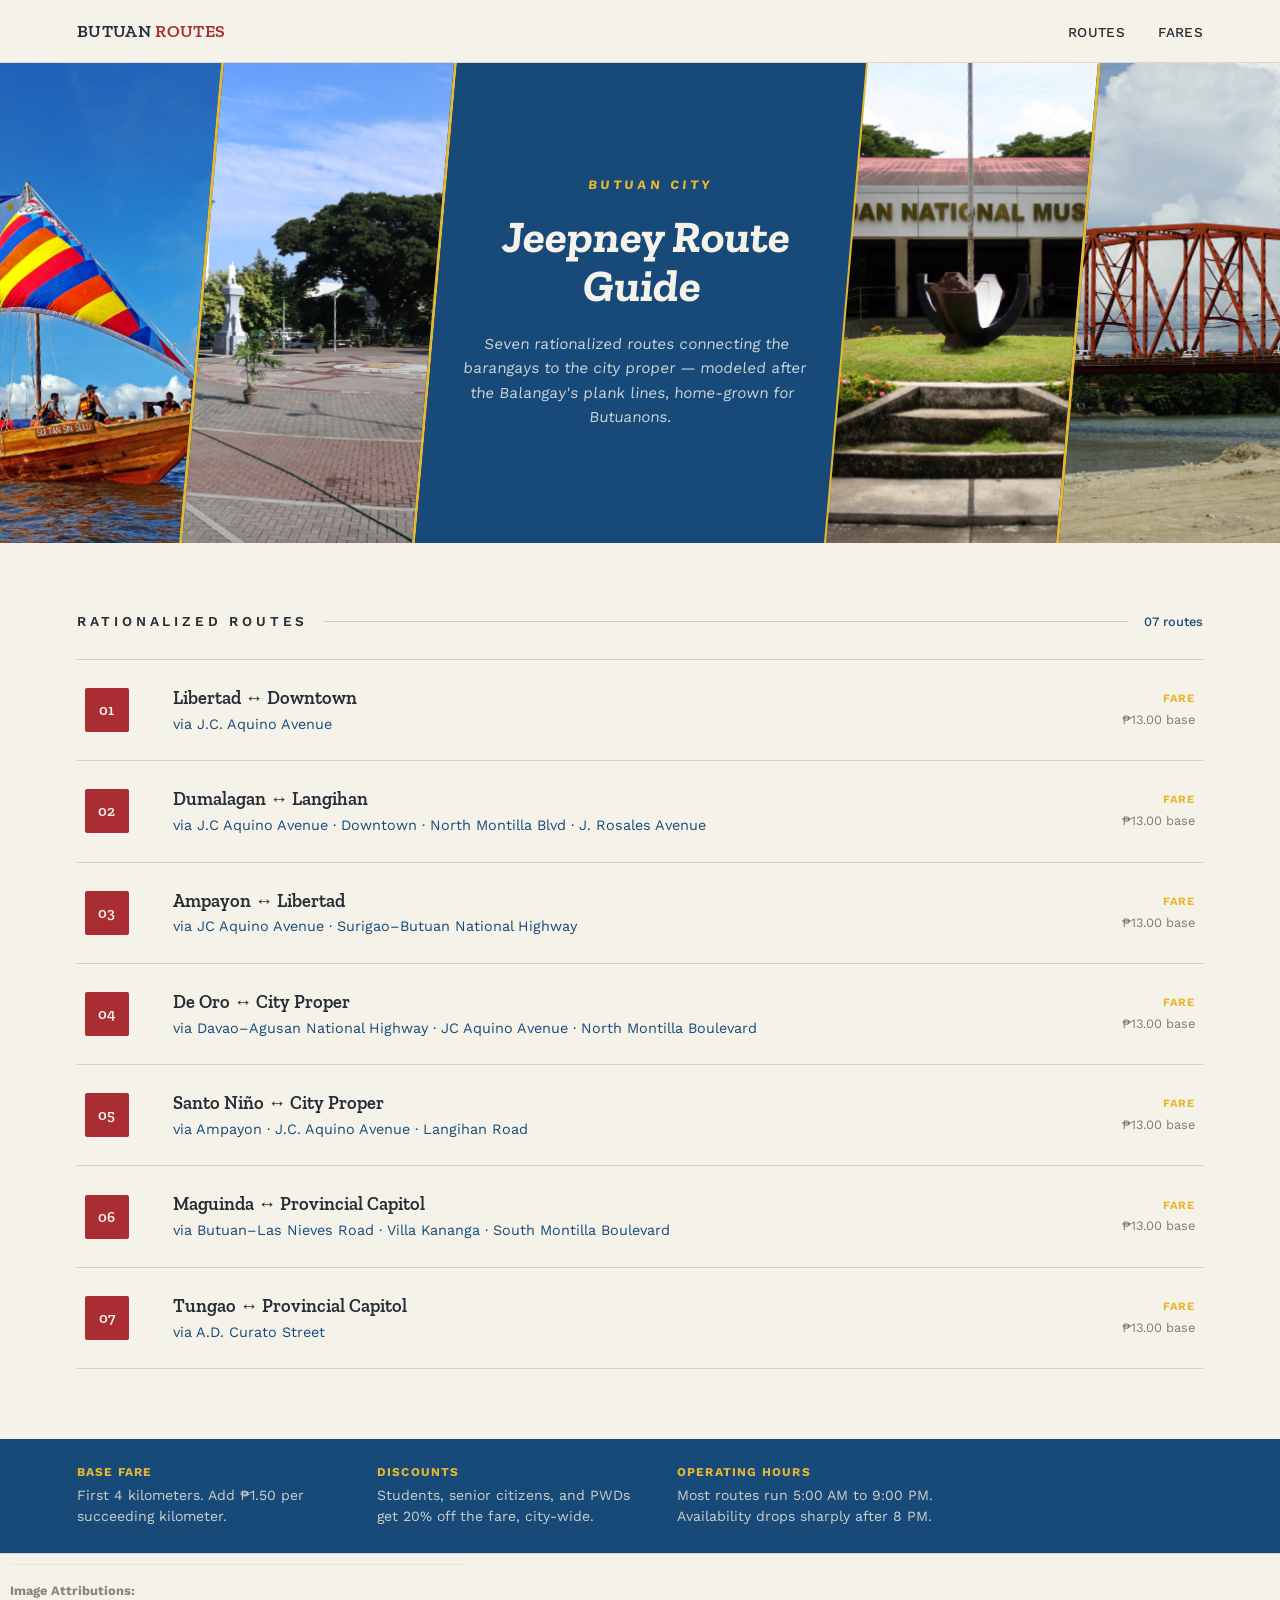
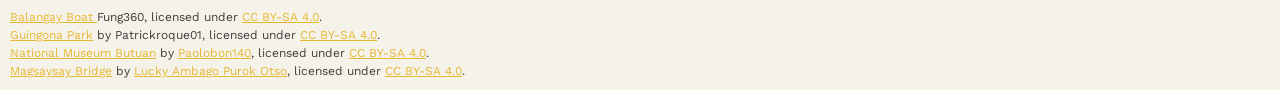
<file: index.html>
<!DOCTYPE html>
<html lang="en">
<head>
<meta charset="UTF-8">
<meta name="viewport" content="width=device-width, initial-scale=1.0">
<title>Butuan City — Jeepney Route Guide</title>
<link rel="preconnect" href="https://fonts.googleapis.com">
<link rel="preconnect" href="https://fonts.gstatic.com" crossorigin>
<link href="https://fonts.googleapis.com/css2?family=Zilla+Slab:wght@400;500;600;700&family=Work+Sans:wght@400;500;600&display=swap" rel="stylesheet">
<link rel="stylesheet" href="assets/style.css">
</head>
<body>

<header>
  <div class="brand">BUTUAN <span>ROUTES</span></div>
  <nav>
    <a href="#routes">Routes</a>
    <a href="#fares">Fares</a>
  </nav>
</header>

<section class="hero">
  <div class="hero-strip">
    <div class="panel"><img src="assets/images/Balangay_boat_with_Philippine_flag.webp" alt="balangay-boat" width="600" height="700"></div>
    <div class="panel"><img src="assets/images/Guingona_Park_Butuan_(JC_Aquino_Avenue,_Butuan,_Agusan_Del_Norte;_08-23-2023).jpg" alt="guingona-park" width="600" height="700"></div>
    <div class="panel panel-center"> 
      <div class="eyebrow">Butuan City</div>
      <h1>Jeepney Route Guide</h1>
      <p>Seven rationalized routes connecting the barangays to the city proper — modeled after the Balangay's plank lines, home-grown for Butuanons.</p>
    </div>
    <div class="panel"><img src="assets/images/Butuan_National_Museum_(Butuan,_Mindanao).jpg" alt="butuan-national-musem" width="600" height="700"></div>
    <div class="panel"><img src="assets/images/Magsaysay_Bridge_(Full).jpg" alt="magsaysay-bridge" width="600" height="700"></div>
  </div>
</section>

<div class="section-label">
  <h2>Rationalized Routes</h2>
  <div class="rule"></div>
  <div class="count">07 routes</div>
</div>

<section class="routes" id="routes">
  <div class="route-list">

    <a class="route" href="routes/route-01.html">
      <div class="route-tag">01</div>
      <div class="route-name">Libertad ↔ Downtown
        <span class="via">via J.C. Aquino Avenue</span>
      </div>
      <div class="route-meta"><strong>Fare</strong>₱13.00 base</div>
    </a>

    <a class="route" href="routes/route-02.html">
      <div class="route-tag">02</div>
      <div class="route-name">Dumalagan ↔ Langihan
        <span class="via">via J.C Aquino Avenue · Downtown · North Montilla Blvd · J. Rosales Avenue</span>
      </div>
      <div class="route-meta"><strong>Fare</strong>₱13.00 base</div>
    </a>

    <a class="route" href="routes/route-03.html">
      <div class="route-tag">03</div>
      <div class="route-name">Ampayon ↔ Libertad
        <span class="via">via JC Aquino Avenue · Surigao–Butuan National Highway</span>
      </div>
      <div class="route-meta"><strong>Fare</strong>₱13.00 base</div>
    </a>

    <a class="route" href="routes/route-04.html">
      <div class="route-tag">04</div>
      <div class="route-name">De Oro ↔ City Proper
        <span class="via">via Davao–Agusan National Highway · JC Aquino Avenue · North Montilla Boulevard</span>
      </div>
      <div class="route-meta"><strong>Fare</strong>₱13.00 base</div>
    </a>

    <a class="route" href="routes/route-05.html">
      <div class="route-tag">05</div>
      <div class="route-name">Santo Niño ↔ City Proper
        <span class="via">via Ampayon · J.C. Aquino Avenue · Langihan Road</span>
      </div>
      <div class="route-meta"><strong>Fare</strong>₱13.00 base</div>
    </a>

    <a class="route" href="routes/route-06.html">
      <div class="route-tag">06</div>
      <div class="route-name">Maguinda ↔ Provincial Capitol
        <span class="via">via Butuan–Las Nieves Road · Villa Kananga · South Montilla Boulevard</span>
      </div>
      <div class="route-meta"><strong>Fare</strong>₱13.00 base</div>
    </a>

    <a class="route" href="routes/route-07.html">
      <div class="route-tag">07</div>
      <div class="route-name">Tungao ↔ Provincial Capitol
        <span class="via">via A.D. Curato Street</span>
      </div>
      <div class="route-meta"><strong>Fare</strong>₱13.00 base</div>
    </a>

  </div>
</section>

<section class="note-strip" id="fares">
  <div class="item">
    <strong>Base fare</strong>
    <p>First 4 kilometers. Add ₱1.50 per succeeding kilometer.</p>
  </div>
  <div class="item">
    <strong>Discounts</strong>
    <p>Students, senior citizens, and PWDs get 20% off the fare, city-wide.</p>
  </div>
  <div class="item">
    <strong>Operating hours</strong>
    <p>Most routes run 5:00 AM to 9:00 PM. Availability drops sharply after 8 PM.</p>
  </div>
</section>

<footer>
  <div class="footer-credits">
    <p><strong>Image Attributions:</strong></p>
    <ul class="credits-list">
      <li>
        <a href="https://commons.wikimedia.org/wiki/File:Balangay_boat_with_Philippine_flag.jpg#Licensing" target="_blank" rel="noopener">Balangay Boat </a> Fung360, 
        licensed under <a href="https://creativecommons.org/licenses/by-sa/4.0/" target="_blank" rel="noopener">CC BY-SA 4.0</a>.
      </li>
      <li>
        <a href="https://commons.wikimedia.org/wiki/File:Guingona_Park_Butuan_(JC_Aquino_Avenue,_Butuan,_Agusan_Del_Norte;_08-23-2023).jpg" target="_blank" rel="noopener">Guingona Park</a> 
        by Patrickroque01, 
        licensed under <a href="https://creativecommons.org/licenses/by-sa/4.0/" target="_blank" rel="noopener">CC BY-SA 4.0</a>.
      </li>
      <li>
        <a href="https://commons.wikimedia.org/wiki/File:Butuan_National_Museum_(Butuan,_Mindanao).jpg" target="_blank" rel="noopener">National Museum Butuan</a> 
        by <a href="https://commons.wikimedia.org/wiki/User:Paolobon140" target="_blank" rel="noopener">Paolobon140</a>, 
        licensed under <a href="https://creativecommons.org/licenses/by-sa/4.0/" target="_blank" rel="noopener">CC BY-SA 4.0</a>.
      </li>
      <li>
        <a href="https://commons.wikimedia.org/wiki/File:Magsaysay_Bridge_(Full).jpg" target="_blank" rel="noopener">Magsaysay Bridge</a> 
        by <a href="https://commons.wikimedia.org/wiki/User:Lucky_Ambago_Purok_Otso" target="_blank" rel="noopener">Lucky Ambago Purok Otso</a>, 
        licensed under <a href="https://creativecommons.org/licenses/by-sa/4.0/" target="_blank" rel="noopener">CC BY-SA 4.0</a>.
      </li>
    </ul>
  </div>
</footer>
</body>
</html>
</file>
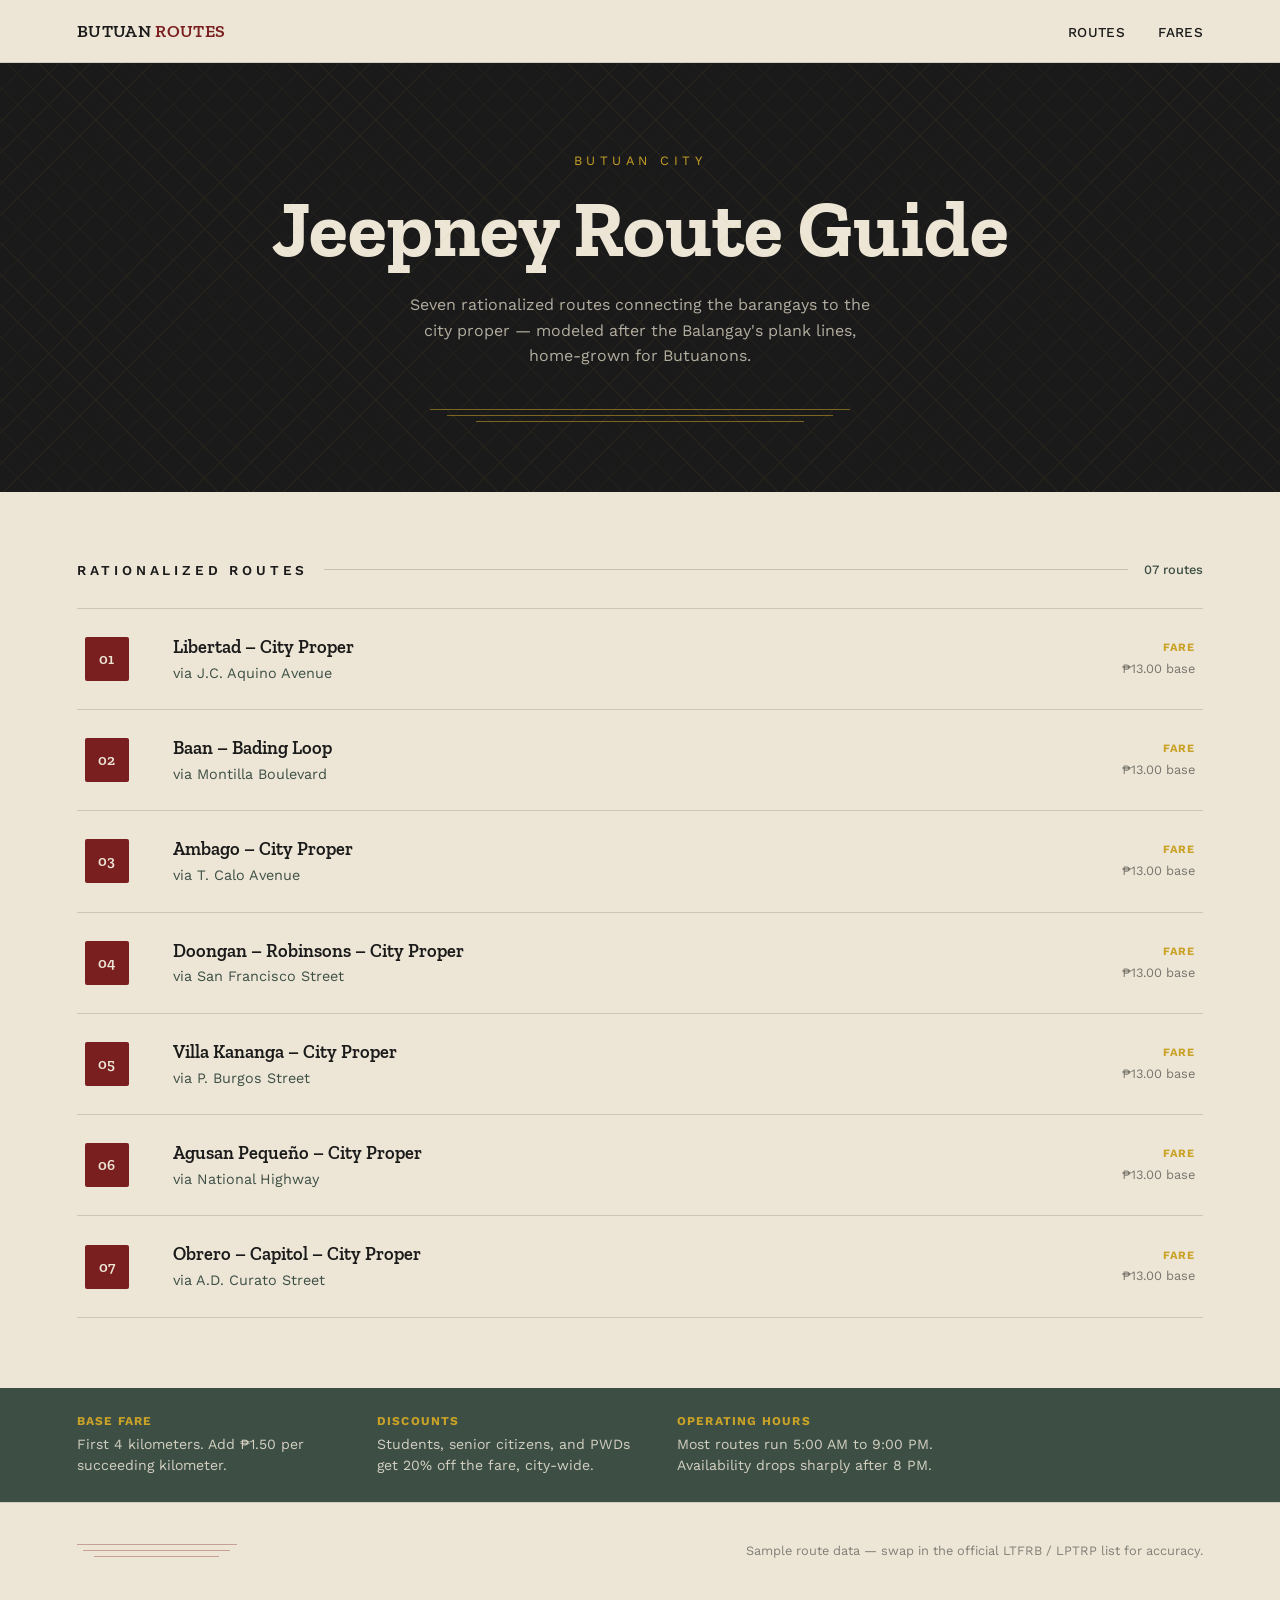
<file: butuan-jeepney-guide.html>
<!DOCTYPE html>
<html lang="en">
<head>
<meta charset="UTF-8">
<meta name="viewport" content="width=device-width, initial-scale=1.0">
<title>Butuan City — Jeepney Route Guide</title>
<link rel="preconnect" href="https://fonts.googleapis.com">
<link rel="preconnect" href="https://fonts.gstatic.com" crossorigin>
<link href="https://fonts.googleapis.com/css2?family=Zilla+Slab:wght@400;500;600;700&family=Work+Sans:wght@400;500;600&display=swap" rel="stylesheet">
<style>
  :root {
    --red: #7A1F1F;
    --gold: #C9A227;
    --black: #1A1A1A;
    --moss: #3D4F45;
    --cream: #EDE6D6;
    --cream-dim: #E3DAC6;
  }

  * { margin: 0; padding: 0; box-sizing: border-box; }

  html { scroll-behavior: smooth; }

  body {
    background: var(--cream);
    color: var(--black);
    font-family: 'Work Sans', sans-serif;
    -webkit-font-smoothing: antialiased;
  }

  h1, h2, h3 {
    font-family: 'Zilla Slab', serif;
  }

  /* ---------- plank line motif ---------- */
  .plank-lines {
    display: flex;
    flex-direction: column;
    gap: 5px;
    width: 100%;
  }
  .plank-lines span {
    display: block;
    height: 1px;
    background: currentColor;
    opacity: 0.35;
  }
  .plank-lines span:nth-child(2) { width: 92%; margin-left: 4%; }
  .plank-lines span:nth-child(3) { width: 78%; margin-left: 11%; }

  /* ---------- header ---------- */
  header {
    padding: 20px 6vw;
    display: flex;
    justify-content: space-between;
    align-items: center;
    border-bottom: 1px solid rgba(26,26,26,0.12);
  }
  .brand {
    font-family: 'Zilla Slab', serif;
    font-weight: 600;
    font-size: 1.1rem;
    letter-spacing: 0.02em;
  }
  .brand span { color: var(--red); }
  nav a {
    color: var(--black);
    text-decoration: none;
    font-size: 0.85rem;
    font-weight: 500;
    margin-left: 28px;
    letter-spacing: 0.03em;
    text-transform: uppercase;
  }

  /* ---------- hero ---------- */
  .hero {
    background: var(--black);
    color: var(--cream);
    padding: 90px 6vw 70px;
    text-align: center;
    position: relative;
    overflow: hidden;
  }
  .eyebrow {
    font-size: 0.8rem;
    letter-spacing: 0.35em;
    text-transform: uppercase;
    color: var(--gold);
    margin-bottom: 18px;
  }
  .hero h1 {
    font-size: clamp(2.4rem, 7vw, 5rem);
    font-weight: 700;
    line-height: 1.05;
    margin-bottom: 22px;
  }
  .hero p {
    max-width: 480px;
    margin: 0 auto 40px;
    color: rgba(237,230,214,0.72);
    font-size: 1rem;
    line-height: 1.6;
  }
  .hero .plank-lines {
    max-width: 420px;
    margin: 0 auto;
    color: var(--gold);
  }
  .hero .plank-lines span { opacity: 0.55; }

  /* subtle woven-pattern accent, drawn not photographed */
  .weave {
    position: absolute;
    inset: 0;
    opacity: 0.06;
    background-image: repeating-linear-gradient(45deg, var(--gold) 0, var(--gold) 1px, transparent 1px, transparent 22px),
                       repeating-linear-gradient(-45deg, var(--gold) 0, var(--gold) 1px, transparent 1px, transparent 22px);
    pointer-events: none;
  }

  /* ---------- section label ---------- */
  .section-label {
    display: flex;
    align-items: center;
    gap: 16px;
    padding: 0 6vw;
    margin: 70px 0 30px;
  }
  .section-label h2 {
    font-size: 0.85rem;
    letter-spacing: 0.28em;
    text-transform: uppercase;
    font-family: 'Work Sans', sans-serif;
    font-weight: 600;
    color: var(--black);
    white-space: nowrap;
  }
  .section-label .rule {
    height: 1px;
    background: rgba(26,26,26,0.18);
    flex: 1;
  }
  .section-label .count {
    font-size: 0.8rem;
    color: var(--moss);
    font-weight: 500;
    white-space: nowrap;
  }

  /* ---------- routes ---------- */
  .routes {
    padding: 0 6vw 30px;
  }
  .route-list {
    border-top: 1px solid rgba(26,26,26,0.15);
  }
  .route {
    display: grid;
    grid-template-columns: 64px 1fr auto;
    gap: 24px;
    align-items: center;
    padding: 26px 8px;
    border-bottom: 1px solid rgba(26,26,26,0.15);
    transition: background 0.15s ease;
    text-decoration: none;
    color: inherit;
  }
  .route:hover { background: rgba(122,31,31,0.04); }
  .route:hover .route-name { color: var(--red); }
  .route-tag {
    background: var(--red);
    color: var(--cream);
    font-family: 'Zilla Slab', serif;
    font-weight: 600;
    font-size: 0.95rem;
    width: 44px;
    height: 44px;
    display: flex;
    align-items: center;
    justify-content: center;
    border-radius: 2px;
  }
  .route-name {
    font-family: 'Zilla Slab', serif;
    font-size: 1.15rem;
    font-weight: 600;
    line-height: 1.35;
  }
  .route-name .via {
    font-family: 'Work Sans', sans-serif;
    font-weight: 400;
    font-size: 0.9rem;
    color: var(--moss);
    display: block;
    margin-top: 4px;
  }
  .route-meta {
    text-align: right;
    font-size: 0.8rem;
    color: rgba(26,26,26,0.55);
    line-height: 1.5;
    white-space: nowrap;
  }
  .route-meta strong {
    color: var(--gold);
    display: block;
    font-size: 0.7rem;
    letter-spacing: 0.08em;
    text-transform: uppercase;
    margin-bottom: 2px;
  }

  @media (max-width: 640px) {
    .route { grid-template-columns: 48px 1fr; }
    .route-meta { grid-column: 2; text-align: left; margin-top: 6px; }
  }

  /* ---------- fare note strip ---------- */
  .note-strip {
    background: var(--moss);
    color: var(--cream);
    padding: 26px 6vw;
    margin-top: 40px;
    display: flex;
    gap: 40px;
    flex-wrap: wrap;
  }
  .note-strip .item { max-width: 260px; }
  .note-strip .item strong {
    display: block;
    color: var(--gold);
    font-size: 0.75rem;
    letter-spacing: 0.1em;
    text-transform: uppercase;
    margin-bottom: 6px;
  }
  .note-strip .item p {
    font-size: 0.88rem;
    line-height: 1.5;
    color: rgba(237,230,214,0.85);
  }

  /* ---------- footer ---------- */
  footer {
    padding: 40px 6vw 50px;
    display: flex;
    justify-content: space-between;
    align-items: center;
    flex-wrap: wrap;
    gap: 12px;
    border-top: 1px solid rgba(26,26,26,0.12);
  }
  footer .plank-lines { max-width: 160px; color: var(--red); }
  footer p {
    font-size: 0.8rem;
    color: rgba(26,26,26,0.5);
  }

  :focus-visible {
    outline: 2px solid var(--red);
    outline-offset: 2px;
  }

  @media (prefers-reduced-motion: reduce) {
    html { scroll-behavior: auto; }
  }
</style>
</head>
<body>

<header>
  <div class="brand">BUTUAN <span>ROUTES</span></div>
  <nav>
    <a href="#routes">Routes</a>
    <a href="#fares">Fares</a>
  </nav>
</header>

<section class="hero">
  <div class="weave"></div>
  <div class="eyebrow">Butuan City</div>
  <h1>Jeepney Route Guide</h1>
  <p>Seven rationalized routes connecting the barangays to the city proper — modeled after the Balangay's plank lines, home-grown for Butuanons.</p>
  <div class="plank-lines"><span></span><span></span><span></span></div>
</section>

<div class="section-label">
  <h2>Rationalized Routes</h2>
  <div class="rule"></div>
  <div class="count">07 routes</div>
</div>

<section class="routes" id="routes">
  <div class="route-list">

    <a class="route" href="route-01.html">
      <div class="route-tag">01</div>
      <div class="route-name">Libertad – City Proper
        <span class="via">via J.C. Aquino Avenue</span>
      </div>
      <div class="route-meta"><strong>Fare</strong>₱13.00 base</div>
    </a>

    <div class="route">
      <div class="route-tag">02</div>
      <div class="route-name">Baan – Bading Loop
        <span class="via">via Montilla Boulevard</span>
      </div>
      <div class="route-meta"><strong>Fare</strong>₱13.00 base</div>
    </div>

    <div class="route">
      <div class="route-tag">03</div>
      <div class="route-name">Ambago – City Proper
        <span class="via">via T. Calo Avenue</span>
      </div>
      <div class="route-meta"><strong>Fare</strong>₱13.00 base</div>
    </div>

    <div class="route">
      <div class="route-tag">04</div>
      <div class="route-name">Doongan – Robinsons – City Proper
        <span class="via">via San Francisco Street</span>
      </div>
      <div class="route-meta"><strong>Fare</strong>₱13.00 base</div>
    </div>

    <div class="route">
      <div class="route-tag">05</div>
      <div class="route-name">Villa Kananga – City Proper
        <span class="via">via P. Burgos Street</span>
      </div>
      <div class="route-meta"><strong>Fare</strong>₱13.00 base</div>
    </div>

    <div class="route">
      <div class="route-tag">06</div>
      <div class="route-name">Agusan Pequeño – City Proper
        <span class="via">via National Highway</span>
      </div>
      <div class="route-meta"><strong>Fare</strong>₱13.00 base</div>
    </div>

    <div class="route">
      <div class="route-tag">07</div>
      <div class="route-name">Obrero – Capitol – City Proper
        <span class="via">via A.D. Curato Street</span>
      </div>
      <div class="route-meta"><strong>Fare</strong>₱13.00 base</div>
    </div>

  </div>
</section>

<section class="note-strip" id="fares">
  <div class="item">
    <strong>Base fare</strong>
    <p>First 4 kilometers. Add ₱1.50 per succeeding kilometer.</p>
  </div>
  <div class="item">
    <strong>Discounts</strong>
    <p>Students, senior citizens, and PWDs get 20% off the fare, city-wide.</p>
  </div>
  <div class="item">
    <strong>Operating hours</strong>
    <p>Most routes run 5:00 AM to 9:00 PM. Availability drops sharply after 8 PM.</p>
  </div>
</section>

<footer>
  <div class="plank-lines"><span></span><span></span><span></span></div>
  <p>Sample route data — swap in the official LTFRB / LPTRP list for accuracy.</p>
</footer>

</body>
</html>
</file>
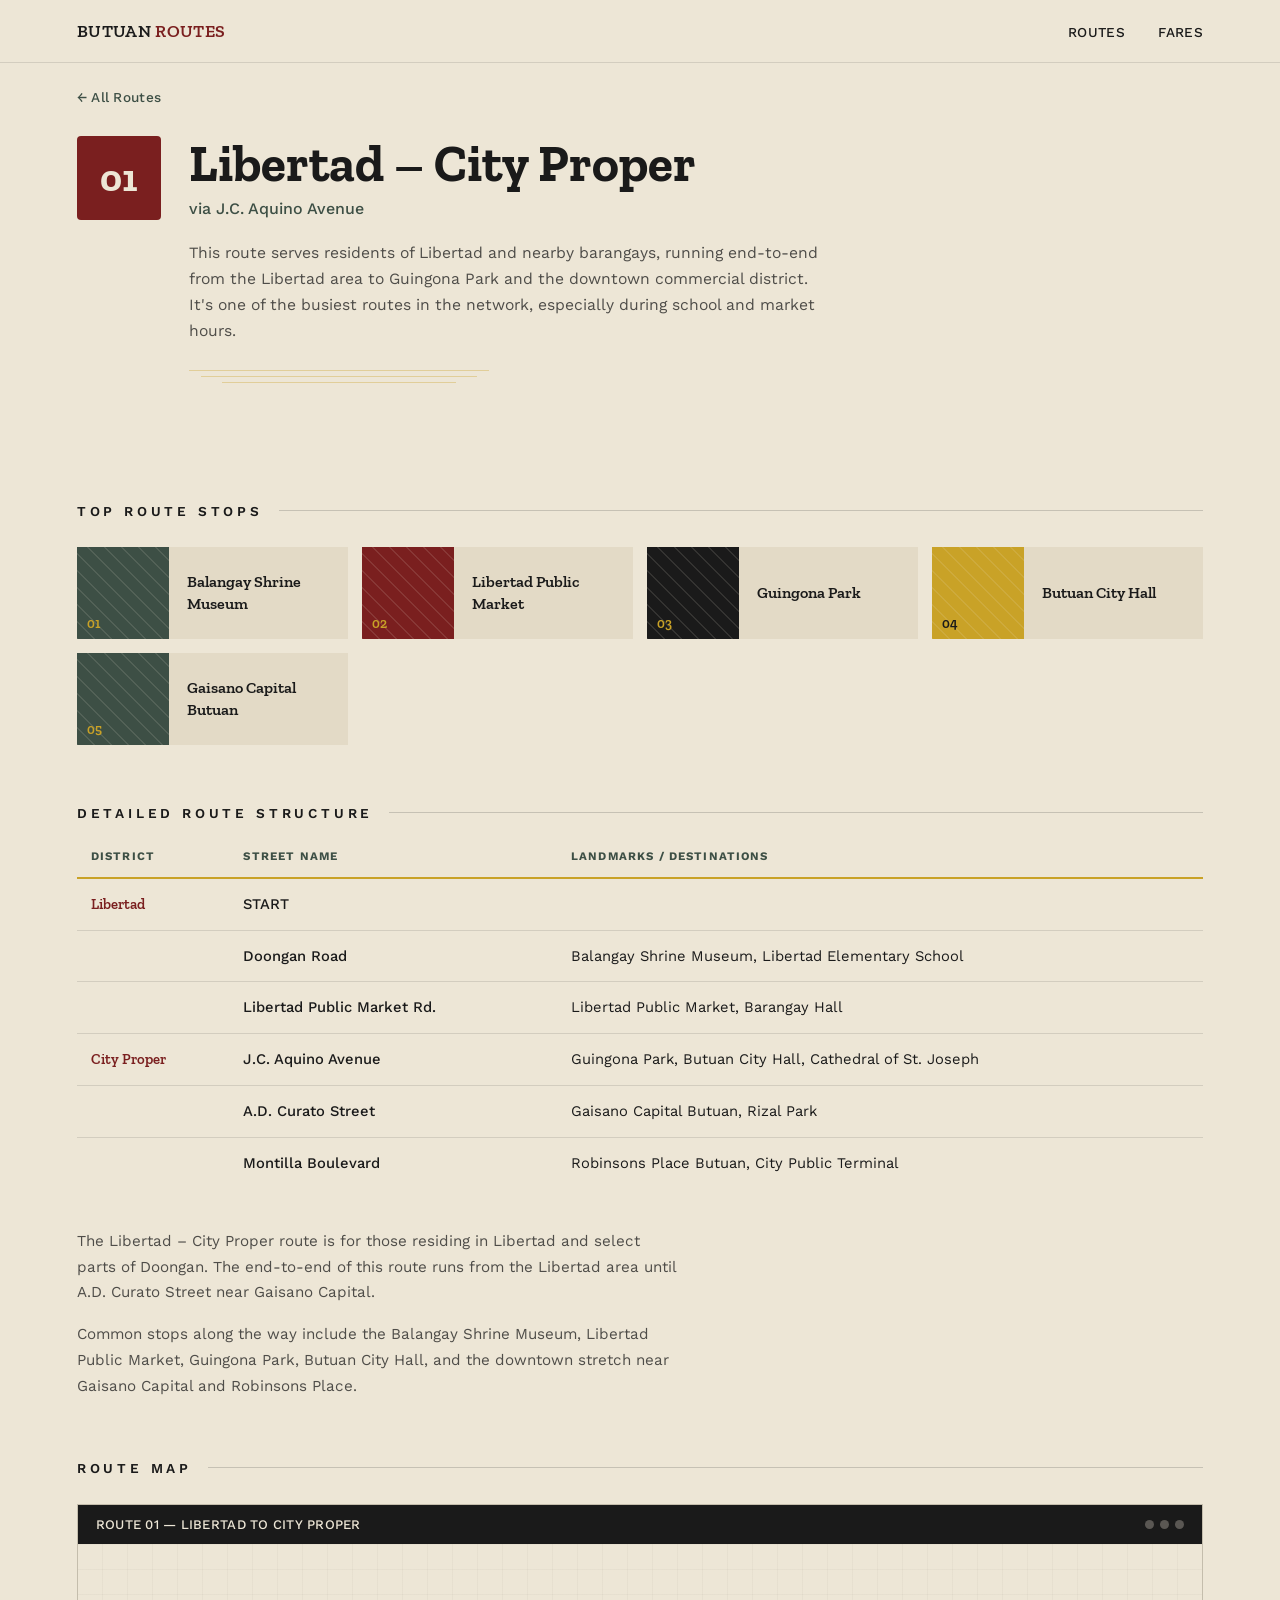
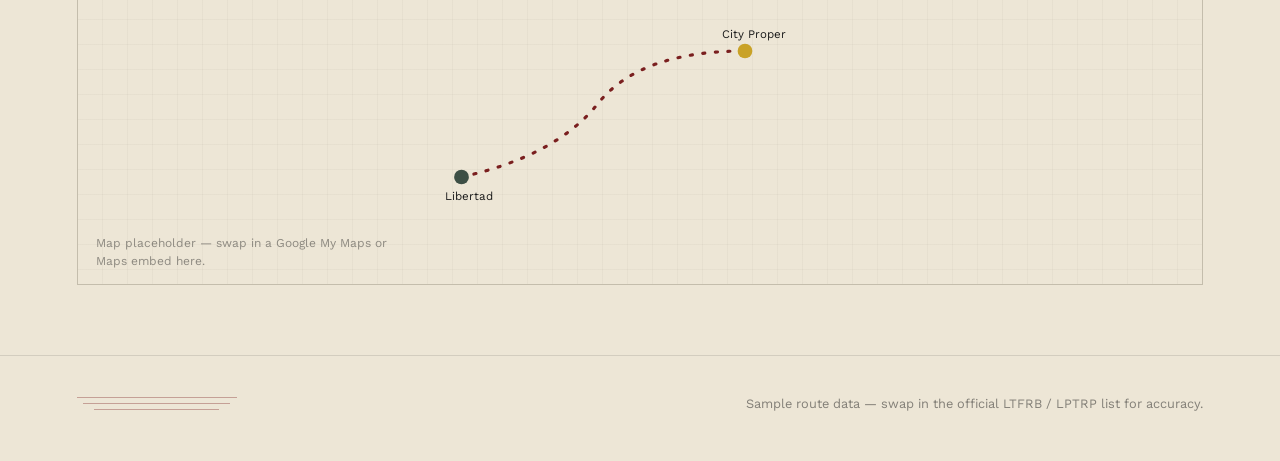
<file: route-01.html>
<!DOCTYPE html>
<html lang="en">
<head>
<meta charset="UTF-8">
<meta name="viewport" content="width=device-width, initial-scale=1.0">
<title>Route 01 — Libertad to City Proper | Butuan Routes</title>
<link rel="preconnect" href="https://fonts.googleapis.com">
<link rel="preconnect" href="https://fonts.gstatic.com" crossorigin>
<link href="https://fonts.googleapis.com/css2?family=Zilla+Slab:wght@400;500;600;700&family=Work+Sans:wght@400;500;600&display=swap" rel="stylesheet">
<style>
  :root {
    --red: #7A1F1F;
    --gold: #C9A227;
    --black: #1A1A1A;
    --moss: #3D4F45;
    --cream: #EDE6D6;
    --cream-dim: #E3DAC6;
  }

  * { margin: 0; padding: 0; box-sizing: border-box; }
  html { scroll-behavior: smooth; }
  body {
    background: var(--cream);
    color: var(--black);
    font-family: 'Work Sans', sans-serif;
    -webkit-font-smoothing: antialiased;
  }
  h1, h2, h3 { font-family: 'Zilla Slab', serif; }

  .plank-lines { display: flex; flex-direction: column; gap: 5px; width: 100%; }
  .plank-lines span { display: block; height: 1px; background: currentColor; opacity: 0.35; }
  .plank-lines span:nth-child(2) { width: 92%; margin-left: 4%; }
  .plank-lines span:nth-child(3) { width: 78%; margin-left: 11%; }

  /* ---------- header ---------- */
  header {
    padding: 20px 6vw;
    display: flex;
    justify-content: space-between;
    align-items: center;
    border-bottom: 1px solid rgba(26,26,26,0.12);
  }
  .brand { font-family: 'Zilla Slab', serif; font-weight: 600; font-size: 1.1rem; letter-spacing: 0.02em; }
  .brand span { color: var(--red); }
  nav a {
    color: var(--black);
    text-decoration: none;
    font-size: 0.85rem;
    font-weight: 500;
    margin-left: 28px;
    letter-spacing: 0.03em;
    text-transform: uppercase;
  }

  /* ---------- back link ---------- */
  .back-link {
    padding: 24px 6vw 0;
  }
  .back-link a {
    color: var(--moss);
    text-decoration: none;
    font-size: 0.85rem;
    font-weight: 500;
    letter-spacing: 0.02em;
    display: inline-flex;
    align-items: center;
    gap: 8px;
  }
  .back-link a:hover { color: var(--red); }

  /* ---------- route hero ---------- */
  .route-hero {
    padding: 30px 6vw 60px;
    display: grid;
    grid-template-columns: auto 1fr;
    gap: 28px;
    align-items: start;
  }
  .big-tag {
    background: var(--red);
    color: var(--cream);
    font-family: 'Zilla Slab', serif;
    font-weight: 700;
    font-size: 2.4rem;
    width: 84px;
    height: 84px;
    flex-shrink: 0;
    display: flex;
    align-items: center;
    justify-content: center;
    border-radius: 4px;
  }
  .route-hero h1 {
    font-size: clamp(1.9rem, 4.5vw, 3.2rem);
    font-weight: 700;
    line-height: 1.08;
    margin-bottom: 8px;
  }
  .route-hero .via {
    font-size: 1rem;
    color: var(--moss);
    font-weight: 500;
    margin-bottom: 22px;
  }
  .route-hero .desc {
    max-width: 640px;
    font-size: 0.98rem;
    line-height: 1.65;
    color: rgba(26,26,26,0.75);
  }
  .route-hero .plank-lines {
    max-width: 300px;
    margin-top: 26px;
    color: var(--gold);
  }

  @media (max-width: 640px) {
    .route-hero { grid-template-columns: 1fr; }
  }

  /* ---------- section label ---------- */
  .section-label {
    display: flex;
    align-items: center;
    gap: 16px;
    padding: 0 6vw;
    margin: 60px 0 28px;
  }
  .section-label h2 {
    font-size: 0.85rem;
    letter-spacing: 0.28em;
    text-transform: uppercase;
    font-family: 'Work Sans', sans-serif;
    font-weight: 600;
    white-space: nowrap;
  }
  .section-label .rule { height: 1px; background: rgba(26,26,26,0.18); flex: 1; }

  /* ---------- stops grid (placeholder tiles, no stock photos) ---------- */
  .stops {
    padding: 0 6vw;
    display: grid;
    grid-template-columns: repeat(auto-fit, minmax(230px, 1fr));
    gap: 14px;
  }
  .stop {
    background: var(--cream-dim);
    display: flex;
    align-items: stretch;
    min-height: 92px;
  }
  .stop-swatch {
    width: 92px;
    flex-shrink: 0;
    position: relative;
    background: var(--moss);
    overflow: hidden;
  }
  .stop-swatch::before {
    content: '';
    position: absolute;
    inset: 0;
    background-image: repeating-linear-gradient(45deg, rgba(237,230,214,0.12) 0, rgba(237,230,214,0.12) 1px, transparent 1px, transparent 12px);
  }
  .stop-swatch .num {
    position: absolute;
    bottom: 8px;
    left: 10px;
    color: var(--gold);
    font-family: 'Zilla Slab', serif;
    font-weight: 600;
    font-size: 0.85rem;
  }
  .stop:nth-child(2) .stop-swatch { background: var(--red); }
  .stop:nth-child(3) .stop-swatch { background: var(--black); }
  .stop:nth-child(4) .stop-swatch { background: var(--gold); }
  .stop:nth-child(4) .stop-swatch .num { color: var(--black); }
  .stop:nth-child(5) .stop-swatch { background: var(--moss); }
  .stop-info {
    padding: 14px 18px;
    display: flex;
    align-items: center;
    font-family: 'Zilla Slab', serif;
    font-weight: 600;
    font-size: 1rem;
    line-height: 1.35;
  }

  /* ---------- detailed structure table ---------- */
  .table-wrap { padding: 0 6vw; overflow-x: auto; }
  table {
    width: 100%;
    border-collapse: collapse;
    font-size: 0.92rem;
    min-width: 560px;
  }
  thead th {
    text-align: left;
    font-family: 'Work Sans', sans-serif;
    font-size: 0.72rem;
    letter-spacing: 0.1em;
    text-transform: uppercase;
    color: var(--moss);
    padding: 0 14px 14px;
    border-bottom: 2px solid var(--gold);
  }
  tbody td {
    padding: 14px;
    border-bottom: 1px solid rgba(26,26,26,0.12);
    vertical-align: top;
    line-height: 1.55;
  }
  tbody td:first-child {
    font-family: 'Zilla Slab', serif;
    font-weight: 600;
    color: var(--red);
    white-space: nowrap;
  }
  tbody td:nth-child(2) { font-weight: 500; white-space: nowrap; }
  tbody tr:last-child td { border-bottom: none; }

  /* ---------- narrative note ---------- */
  .narrative {
    padding: 40px 6vw 0;
    max-width: 760px;
  }
  .narrative p {
    font-size: 0.95rem;
    line-height: 1.7;
    color: rgba(26,26,26,0.75);
    margin-bottom: 16px;
  }
  .narrative p:last-child { margin-bottom: 0; }

  /* ---------- map placeholder ---------- */
  .map-block { padding: 0 6vw 10px; }
  .map-frame {
    border: 1px solid rgba(26,26,26,0.15);
    background: var(--cream-dim);
  }
  .map-frame-bar {
    display: flex;
    align-items: center;
    justify-content: space-between;
    padding: 12px 18px;
    background: var(--black);
    color: var(--cream);
  }
  .map-frame-bar span {
    font-size: 0.82rem;
    font-weight: 500;
    letter-spacing: 0.02em;
  }
  .map-frame-bar .dot-group { display: flex; gap: 6px; }
  .map-frame-bar .dot { width: 9px; height: 9px; border-radius: 50%; background: rgba(237,230,214,0.3); }
  .map-canvas {
    position: relative;
    height: 340px;
    background:
      linear-gradient(0deg, transparent 24px, rgba(26,26,26,0.06) 25px) 0 0 / 100% 25px,
      linear-gradient(90deg, transparent 24px, rgba(26,26,26,0.06) 25px) 0 0 / 25px 100%,
      var(--cream);
    display: flex;
    align-items: center;
    justify-content: center;
    overflow: hidden;
  }
  .map-canvas svg { width: 70%; max-width: 420px; }
  .map-placeholder-note {
    position: absolute;
    bottom: 14px;
    left: 18px;
    font-size: 0.75rem;
    color: rgba(26,26,26,0.45);
    max-width: 320px;
    line-height: 1.5;
  }

  /* ---------- footer ---------- */
  footer {
    padding: 40px 6vw 50px;
    margin-top: 60px;
    display: flex;
    justify-content: space-between;
    align-items: center;
    flex-wrap: wrap;
    gap: 12px;
    border-top: 1px solid rgba(26,26,26,0.12);
  }
  footer .plank-lines { max-width: 160px; color: var(--red); }
  footer p { font-size: 0.8rem; color: rgba(26,26,26,0.5); }

  :focus-visible { outline: 2px solid var(--red); outline-offset: 2px; }
  @media (prefers-reduced-motion: reduce) { html { scroll-behavior: auto; } }
</style>
</head>
<body>

<header>
  <div class="brand">BUTUAN <span>ROUTES</span></div>
  <nav>
    <a href="butuan-jeepney-guide.html">Routes</a>
    <a href="butuan-jeepney-guide.html#fares">Fares</a>
  </nav>
</header>

<div class="back-link">
  <a href="butuan-jeepney-guide.html">&larr; All Routes</a>
</div>

<section class="route-hero">
  <div class="big-tag">01</div>
  <div>
    <h1>Libertad &ndash; City Proper</h1>
    <div class="via">via J.C. Aquino Avenue</div>
    <p class="desc">This route serves residents of Libertad and nearby barangays, running end-to-end from the Libertad area to Guingona Park and the downtown commercial district. It's one of the busiest routes in the network, especially during school and market hours.</p>
    <div class="plank-lines"><span></span><span></span><span></span></div>
  </div>
</section>

<div class="section-label">
  <h2>Top Route Stops</h2>
  <div class="rule"></div>
</div>

<div class="stops">
  <div class="stop">
    <div class="stop-swatch"><span class="num">01</span></div>
    <div class="stop-info">Balangay Shrine Museum</div>
  </div>
  <div class="stop">
    <div class="stop-swatch"><span class="num">02</span></div>
    <div class="stop-info">Libertad Public Market</div>
  </div>
  <div class="stop">
    <div class="stop-swatch"><span class="num">03</span></div>
    <div class="stop-info">Guingona Park</div>
  </div>
  <div class="stop">
    <div class="stop-swatch"><span class="num">04</span></div>
    <div class="stop-info">Butuan City Hall</div>
  </div>
  <div class="stop">
    <div class="stop-swatch"><span class="num">05</span></div>
    <div class="stop-info">Gaisano Capital Butuan</div>
  </div>
</div>

<div class="section-label">
  <h2>Detailed Route Structure</h2>
  <div class="rule"></div>
</div>

<div class="table-wrap">
  <table>
    <thead>
      <tr><th>District</th><th>Street Name</th><th>Landmarks / Destinations</th></tr>
    </thead>
    <tbody>
      <tr><td>Libertad</td><td>START</td><td></td></tr>
      <tr><td></td><td>Doongan Road</td><td>Balangay Shrine Museum, Libertad Elementary School</td></tr>
      <tr><td></td><td>Libertad Public Market Rd.</td><td>Libertad Public Market, Barangay Hall</td></tr>
      <tr><td>City Proper</td><td>J.C. Aquino Avenue</td><td>Guingona Park, Butuan City Hall, Cathedral of St. Joseph</td></tr>
      <tr><td></td><td>A.D. Curato Street</td><td>Gaisano Capital Butuan, Rizal Park</td></tr>
      <tr><td></td><td>Montilla Boulevard</td><td>Robinsons Place Butuan, City Public Terminal</td></tr>
    </tbody>
  </table>
</div>

<div class="narrative">
  <p>The Libertad &ndash; City Proper route is for those residing in Libertad and select parts of Doongan. The end-to-end of this route runs from the Libertad area until A.D. Curato Street near Gaisano Capital.</p>
  <p>Common stops along the way include the Balangay Shrine Museum, Libertad Public Market, Guingona Park, Butuan City Hall, and the downtown stretch near Gaisano Capital and Robinsons Place.</p>
</div>

<div class="section-label">
  <h2>Route Map</h2>
  <div class="rule"></div>
</div>

<div class="map-block">
  <div class="map-frame">
    <div class="map-frame-bar">
      <span>ROUTE 01 &mdash; LIBERTAD TO CITY PROPER</span>
      <div class="dot-group"><div class="dot"></div><div class="dot"></div><div class="dot"></div></div>
    </div>
    <div class="map-canvas">
      <svg viewBox="0 0 400 200" xmlns="http://www.w3.org/2000/svg">
        <path d="M 30 160 Q 120 140 160 90 T 300 40" fill="none" stroke="#7A1F1F" stroke-width="3" stroke-dasharray="2 10" stroke-linecap="round"/>
        <circle cx="30" cy="160" r="7" fill="#3D4F45"/>
        <circle cx="300" cy="40" r="7" fill="#C9A227"/>
        <text x="14" y="182" font-family="Work Sans, sans-serif" font-size="11" fill="#1A1A1A">Libertad</text>
        <text x="278" y="28" font-family="Work Sans, sans-serif" font-size="11" fill="#1A1A1A">City Proper</text>
      </svg>
      <div class="map-placeholder-note">Map placeholder &mdash; swap in a Google My Maps or Maps embed here.</div>
    </div>
  </div>
</div>

<footer>
  <div class="plank-lines"><span></span><span></span><span></span></div>
  <p>Sample route data &mdash; swap in the official LTFRB / LPTRP list for accuracy.</p>
</footer>

</body>
</html>
</file>
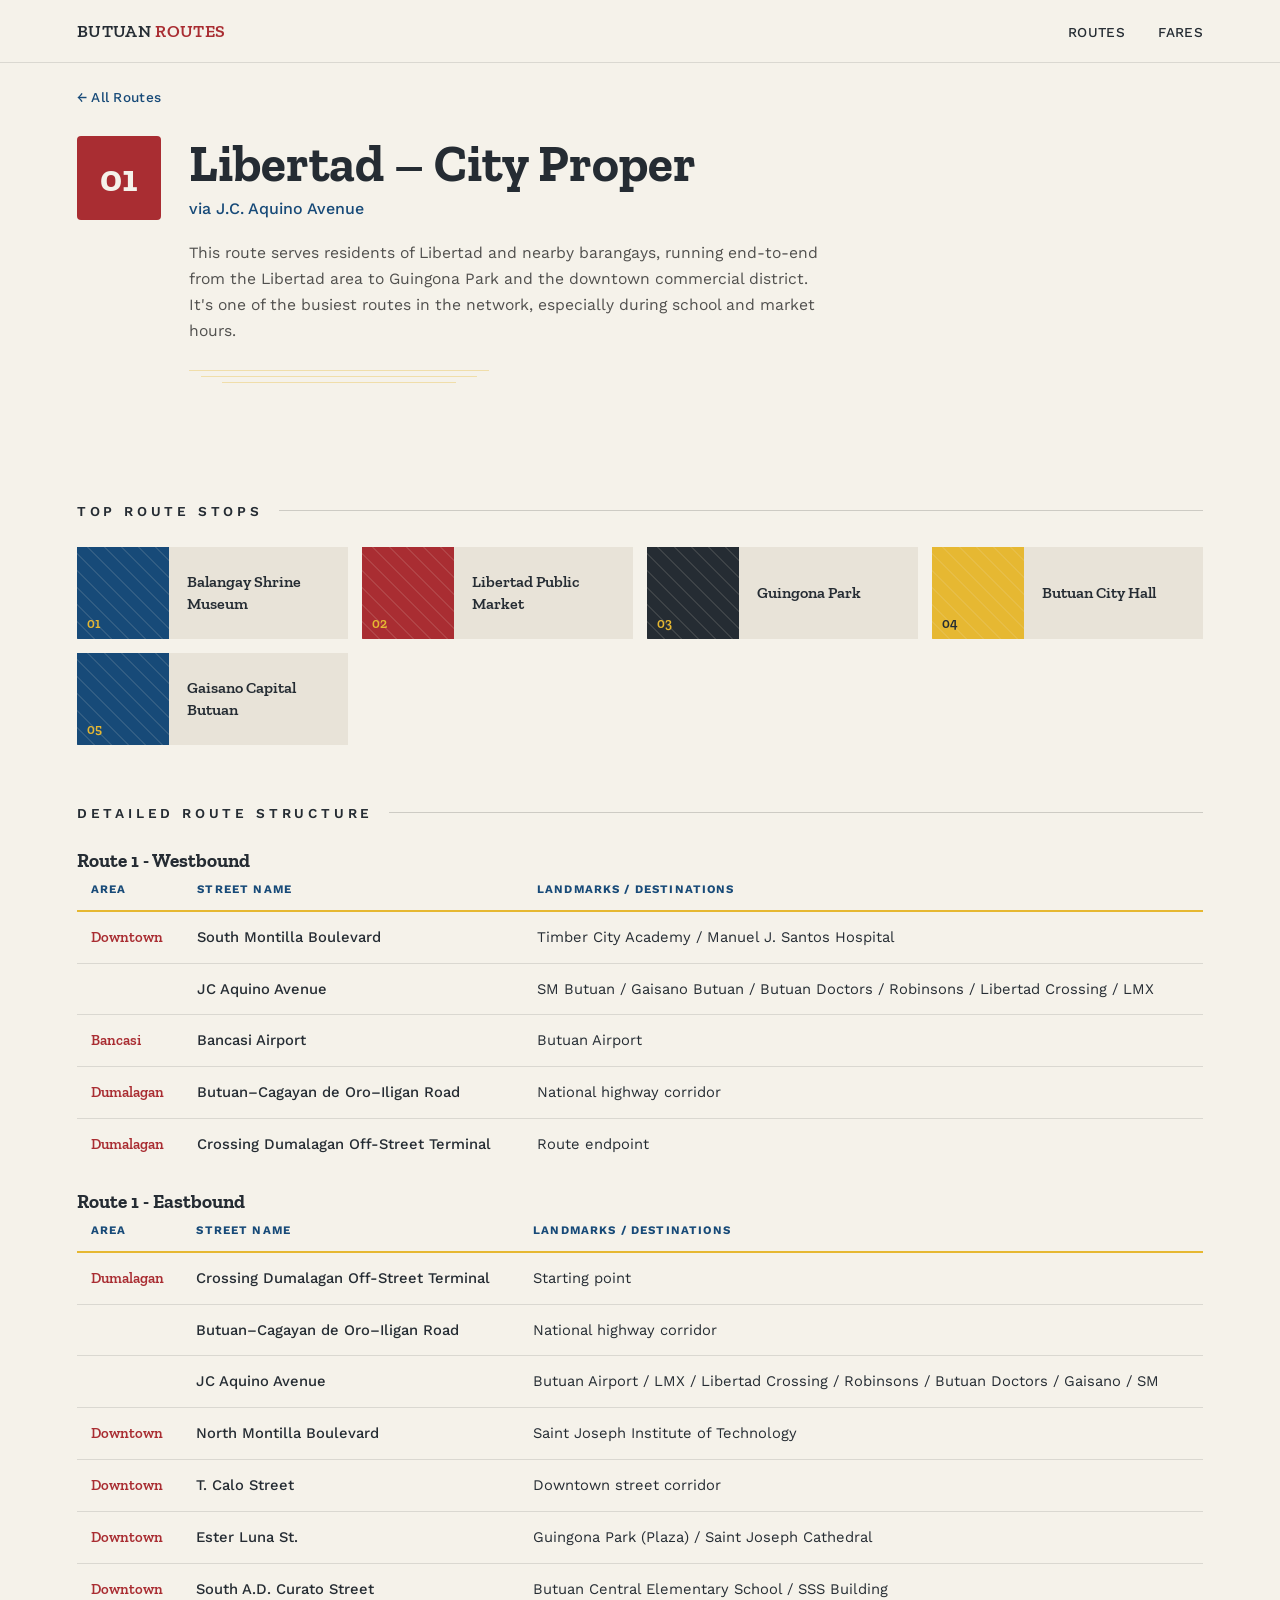
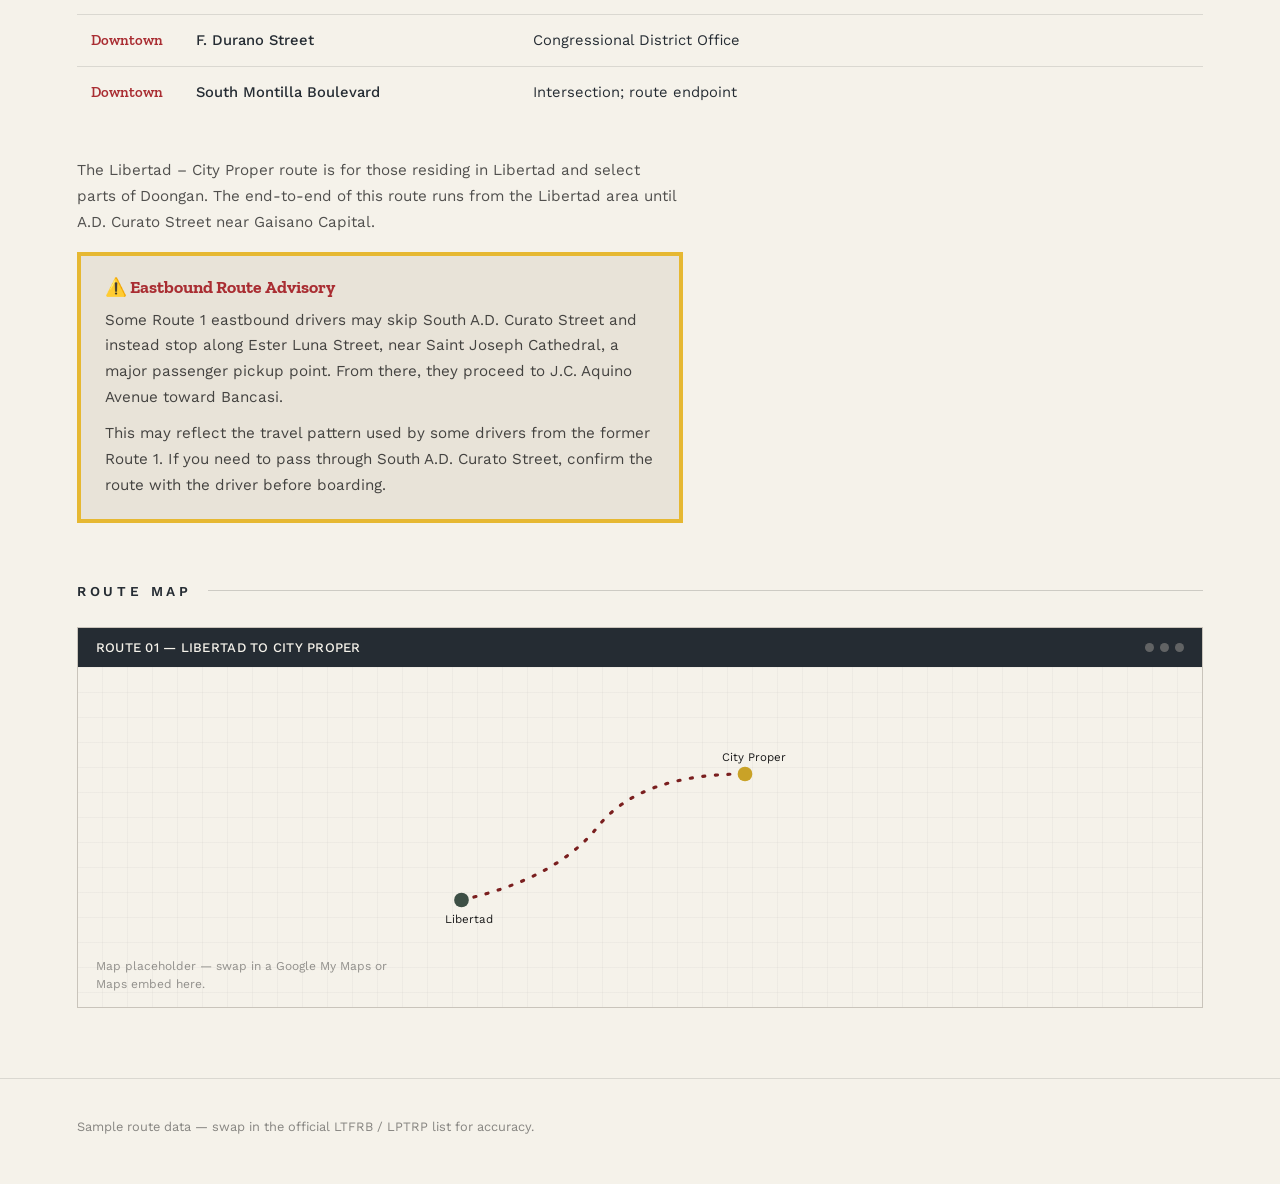
<file: routes/route-01.html>
<!DOCTYPE html>
<html lang="en">
<head>
  <meta charset="UTF-8">
  <meta name="viewport" content="width=device-width, initial-scale=1.0">
  <title>Route 01 — Libertad to City Proper | Butuan Routes</title>
  <link rel="preconnect" href="https://fonts.googleapis.com">
  <link rel="preconnect" href="https://fonts.gstatic.com" crossorigin>
  <link href="https://fonts.googleapis.com/css2?family=Zilla+Slab:wght@400;500;600;700&family=Work+Sans:wght@400;500;600&display=swap" rel="stylesheet">
  <link rel="stylesheet" href="../assets/routes-style.css">
</head>

<body>
  <header>
    <div class="brand">BUTUAN <span>ROUTES</span></div>
    <nav>
      <a href="../index.html">Routes</a>
      <a href="../index.html#fares">Fares</a>
    </nav>
  </header>

  <div class="back-link">
    <a href="../index.html">&larr; All Routes</a>
  </div>

  <section class="route-hero">
    <div class="big-tag">01</div>
    <div>
      <h1>Libertad &ndash; City Proper</h1>
      <div class="via">via J.C. Aquino Avenue</div>
      <p class="desc">This route serves residents of Libertad and nearby barangays, running end-to-end from the Libertad area to Guingona Park and the downtown commercial district. It's one of the busiest routes in the network, especially during school and market hours.</p>
      <div class="plank-lines"><span></span><span></span><span></span></div>
    </div>
  </section>

  <div class="section-label">
    <h2>Top Route Stops</h2>
    <div class="rule"></div>
  </div>

  <div class="stops">
    <div class="stop">
      <div class="stop-swatch"><span class="num">01</span></div>
      <div class="stop-info">Balangay Shrine Museum</div>
    </div>
    <div class="stop">
      <div class="stop-swatch"><span class="num">02</span></div>
      <div class="stop-info">Libertad Public Market</div>
    </div>
    <div class="stop">
      <div class="stop-swatch"><span class="num">03</span></div>
      <div class="stop-info">Guingona Park</div>
    </div>
    <div class="stop">
      <div class="stop-swatch"><span class="num">04</span></div>
      <div class="stop-info">Butuan City Hall</div>
    </div>
    <div class="stop">
      <div class="stop-swatch"><span class="num">05</span></div>
      <div class="stop-info">Gaisano Capital Butuan</div>
    </div>
  </div>

  <div class="section-label">
    <h2>Detailed Route Structure</h2>
    <div class="rule"></div>
  </div>

  <div class="table-wrap">
    <h2 class="route-direction">Route 1 - Westbound</h2>

    <table>
        <thead>
            <tr>
                <th>Area</th>
                <th>Street Name</th>
                <th>Landmarks / Destinations</th>
            </tr>
        </thead>
        <tbody>
            <tr>
                <td>Downtown</td>
                <td>South Montilla Boulevard</td>
                <td>Timber City Academy / Manuel J. Santos Hospital</td>
            </tr>
            <tr>
                <td></td>
                <td>JC Aquino Avenue</td>
                <td>SM Butuan / Gaisano Butuan / Butuan Doctors / Robinsons / Libertad Crossing / LMX</td>
            </tr>
            <tr>
                <td>Bancasi</td>
                <td>Bancasi Airport</td>
                <td>Butuan Airport</td>
            </tr>
            <tr>
                <td>Dumalagan</td>
                <td>Butuan–Cagayan de Oro–Iligan Road</td>
                <td>National highway corridor</td>
            </tr>
            <tr>
                <td>Dumalagan</td>
                <td>Crossing Dumalagan Off-Street Terminal</td>
                <td>Route endpoint</td>
            </tr>
        </tbody>
    </table>

    <h2 class="route-direction">Route 1 - Eastbound</h2>

    <table>
        <thead>
            <tr>
                <th>Area</th>
                <th>Street Name</th>
                <th>Landmarks / Destinations</th>
            </tr>
        </thead>
        <tbody>
            <tr>
                <td>Dumalagan</td>
                <td>Crossing Dumalagan Off-Street Terminal</td>
                <td>Starting point</td>
            </tr>
            <tr>
                <td></td>
                <td>Butuan–Cagayan de Oro–Iligan Road</td>
                <td>National highway corridor</td>
            </tr>
            <tr>
                <td></td>
                <td>JC Aquino Avenue</td>
                <td>Butuan Airport / LMX / Libertad Crossing / Robinsons / Butuan Doctors / Gaisano / SM</td>
            </tr>
            <tr>
                <td>Downtown</td>
                <td>North Montilla Boulevard</td>
                <td>Saint Joseph Institute of Technology</td>
            </tr>
            <tr>
                <td>Downtown</td>
                <td>T. Calo Street</td>
                <td>Downtown street corridor</td>
            </tr>
            <tr>
                <td>Downtown</td>
                <td>Ester Luna St.</td>
                <td>Guingona Park (Plaza) / Saint Joseph Cathedral</td>
            </tr>
            <tr>
                <td>Downtown</td>
                <td>South A.D. Curato Street</td>
                <td>Butuan Central Elementary School / SSS Building</td>
            </tr>
            <tr>
                <td>Downtown</td>
                <td>F. Durano Street</td>
                <td>Congressional District Office</td>
            </tr>
            <tr>
                <td>Downtown</td>
                <td>South Montilla Boulevard</td>
                <td>Intersection; route endpoint</td>
            </tr>
        </tbody>
    </table>
  </div>

  <div class="narrative">
    <p>The Libertad &ndash; City Proper route is for those residing in Libertad and select parts of Doongan. The end-to-end of this route runs from the Libertad area until A.D. Curato Street near Gaisano Capital.</p>
    <div class="route-warning" role="alert">
        <h3>⚠️ Eastbound Route Advisory</h3>
        <p>
            Some Route 1 eastbound drivers may skip South A.D. Curato
            Street and instead stop along Ester Luna Street, near
            Saint Joseph Cathedral, a major passenger pickup point.
            From there, they proceed to J.C. Aquino Avenue toward Bancasi.
        </p>
        <p>
            This may reflect the travel pattern used by some drivers
            from the former Route 1. If you need to pass through
            South A.D. Curato Street, confirm the route with the
            driver before boarding.
        </p>
    </div>
  </div>

  <div class="section-label">
    <h2>Route Map</h2>
    <div class="rule"></div>
  </div>

  <div class="map-block">
    <div class="map-frame">
      <div class="map-frame-bar">
        <span>ROUTE 01 &mdash; LIBERTAD TO CITY PROPER</span>
        <div class="dot-group"><div class="dot"></div><div class="dot"></div><div class="dot"></div></div>
      </div>
      <div class="map-canvas">
        <svg viewBox="0 0 400 200" xmlns="http://www.w3.org/2000/svg">
          <path d="M 30 160 Q 120 140 160 90 T 300 40" fill="none" stroke="#7A1F1F" stroke-width="3" stroke-dasharray="2 10" stroke-linecap="round"/>
          <circle cx="30" cy="160" r="7" fill="#3D4F45"/>
          <circle cx="300" cy="40" r="7" fill="#C9A227"/>
          <text x="14" y="182" font-family="Work Sans, sans-serif" font-size="11" fill="#1A1A1A">Libertad</text>
          <text x="278" y="28" font-family="Work Sans, sans-serif" font-size="11" fill="#1A1A1A">City Proper</text>
        </svg>
        <div class="map-placeholder-note">Map placeholder &mdash; swap in a Google My Maps or Maps embed here.</div>
      </div>
    </div>
  </div>

  <footer>
    <p>Sample route data &mdash; swap in the official LTFRB / LPTRP list for accuracy.</p>
  </footer>

</body>
</html>
</file>
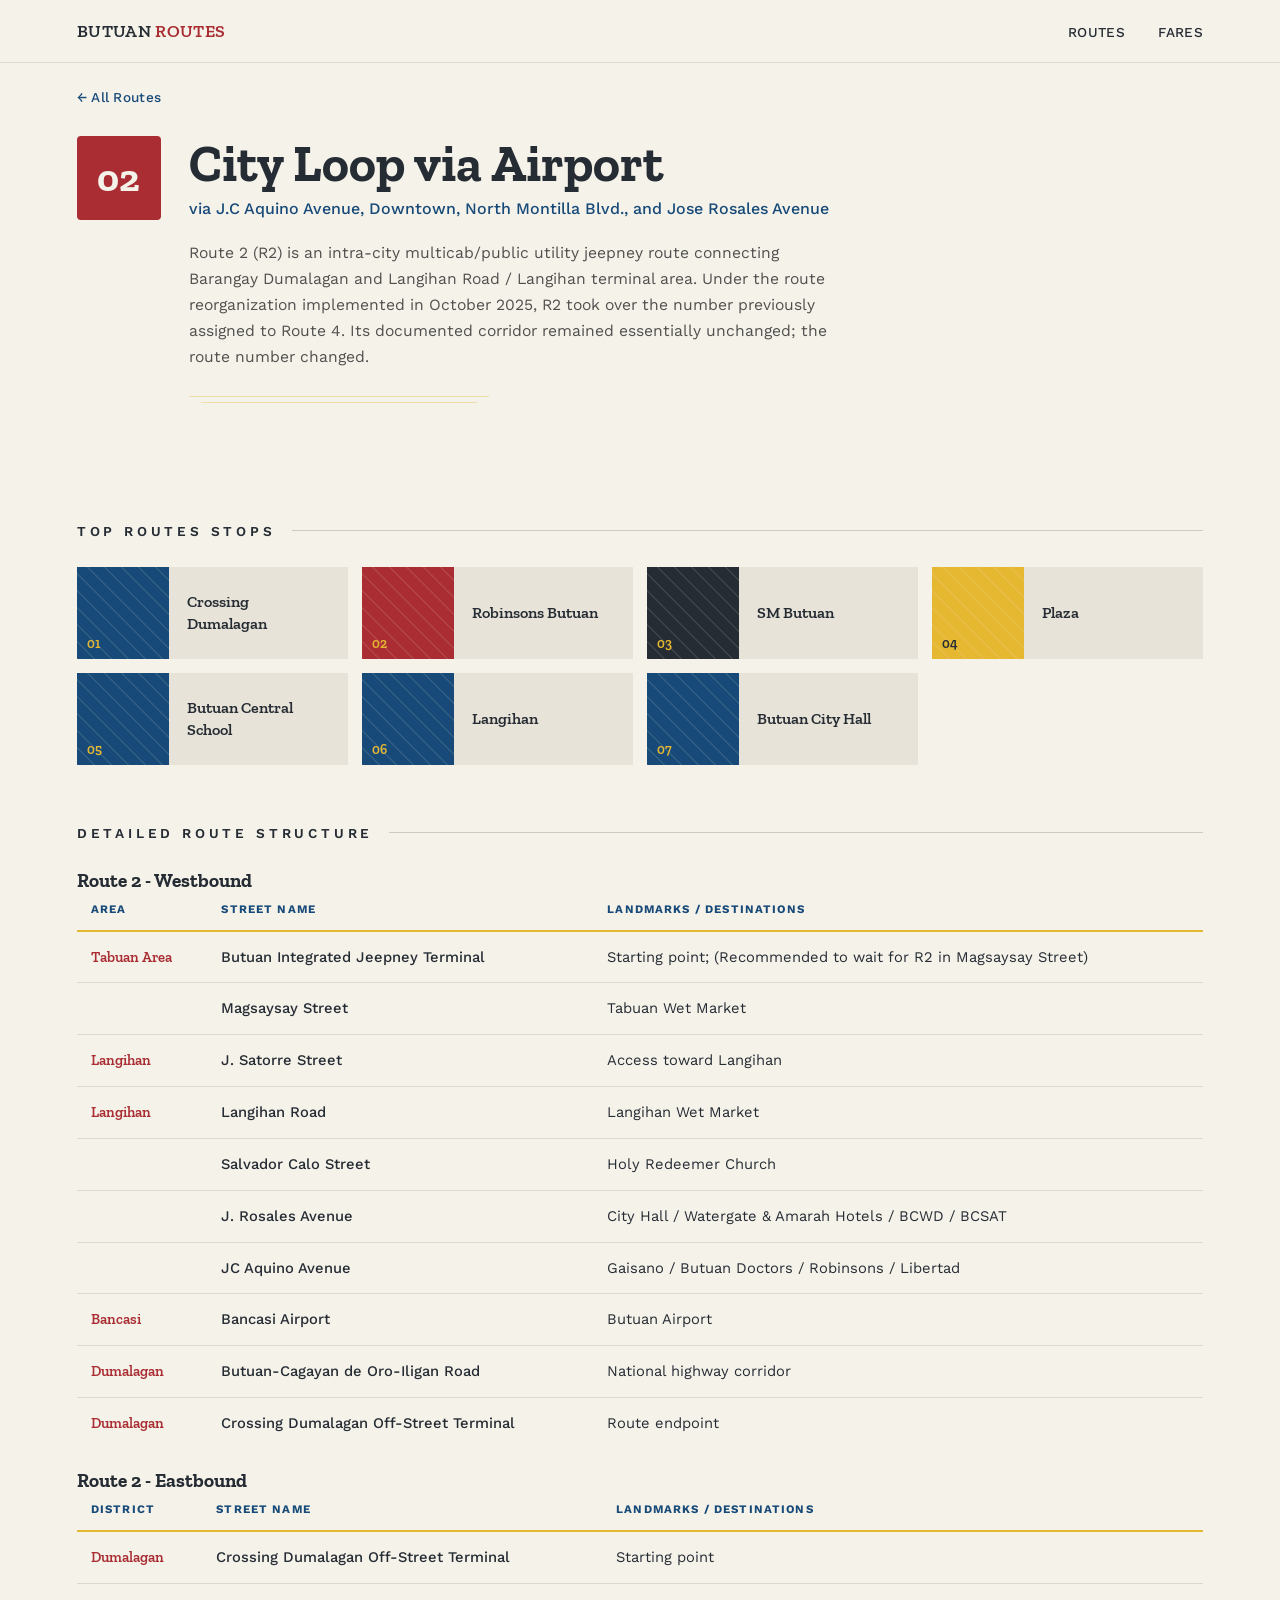
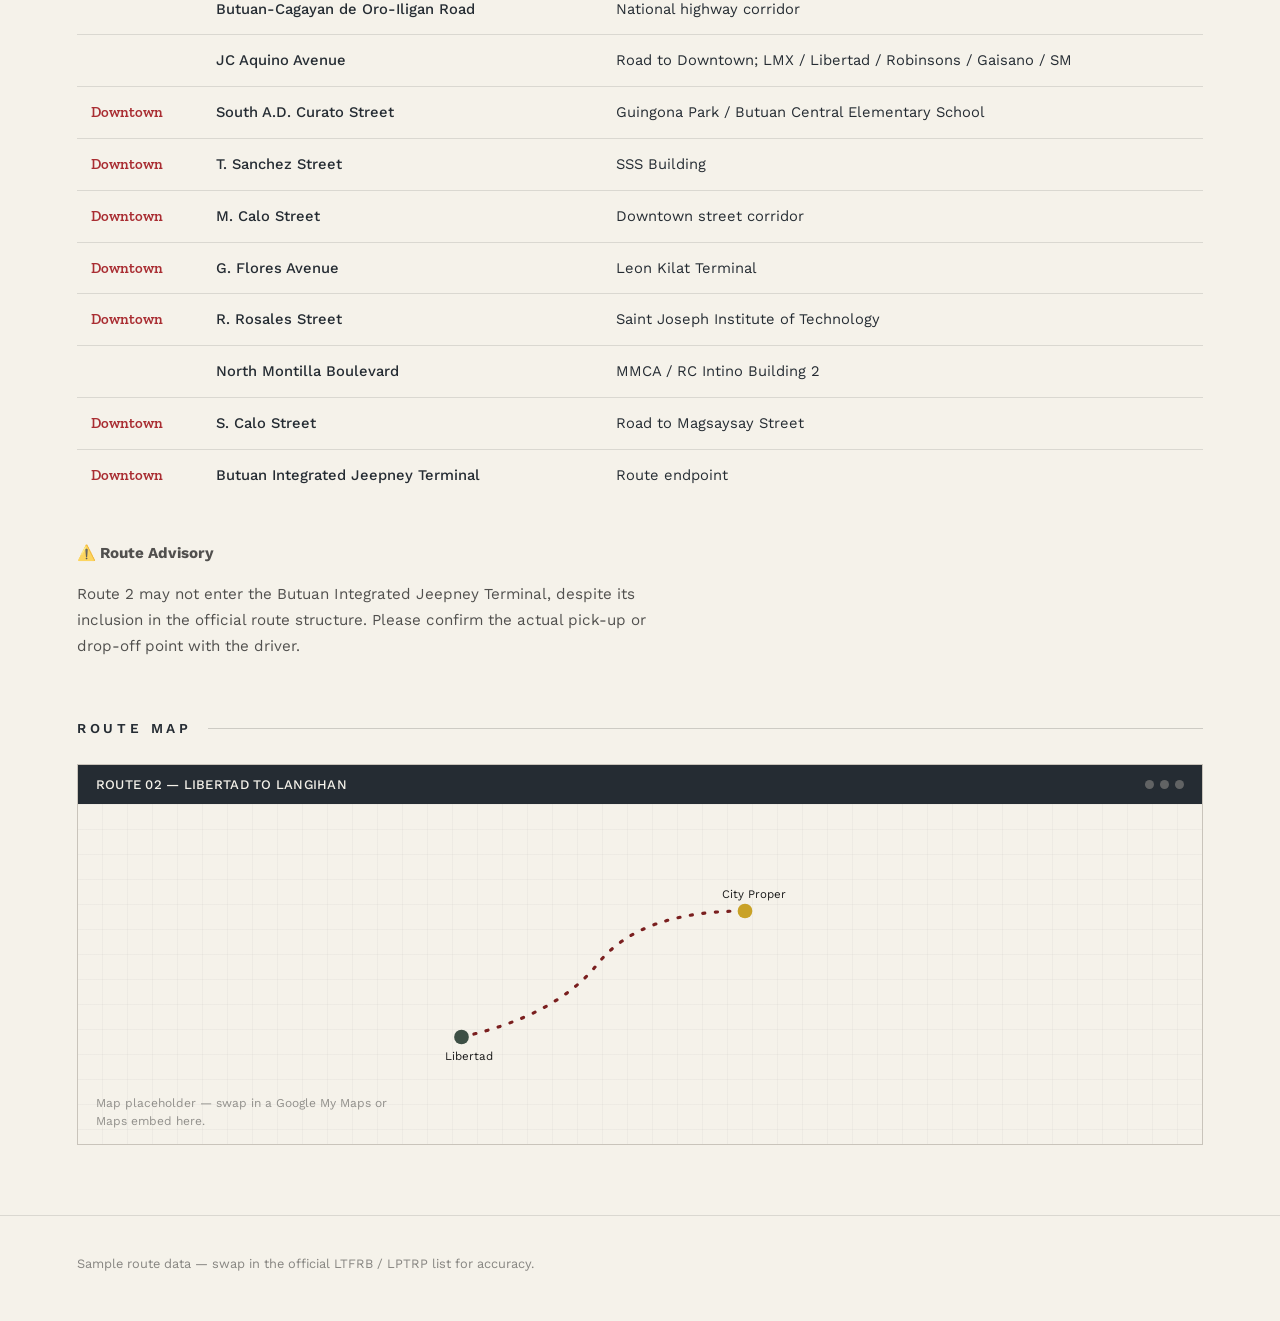
<file: routes/route-02.html>
<!DOCTYPE html>
<html lang="en">
<head>
    <meta charset="UTF-8">
    <meta name="viewport" content="width=device-width, initial-scale=1.0">
    <title>Route 02 — City Loop | Butuan Routes</title>
    <link rel="preconnect" href="https://fonts.googleapis.com">
    <link rel="preconnect" href="https://fonts.gstatic.com" crossorigin>
    <link href="https://fonts.googleapis.com/css2?family=Zilla+Slab:wght@400;500;600;700&family=Work+Sans:wght@400;500;600&display=swap" rel="stylesheet">
    <link rel="stylesheet" href="../assets/routes-style.css">
</head>

<body>
    <header>
        <div class="brand">BUTUAN <span>ROUTES</span></div>
        <nav>
            <a href="../index.html">Routes</a>
            <a href="../index.html#fares">Fares</a>
        </nav>
    </header>
    
    <div class="back-link">
        <a href="../index.html">&larr; All Routes</a>
    </div>

    <section class="route-hero">
        <div class="big-tag">02</div>
        <div>
            <h1>City Loop via Airport</h1>
            <div class="via">via J.C Aquino Avenue, Downtown, North Montilla Blvd., and Jose Rosales Avenue</div>
            <p class="desc">Route 2 (R2) is an intra-city multicab/public utility jeepney route connecting Barangay Dumalagan and Langihan Road / Langihan terminal area. Under the route reorganization implemented in October 2025, R2 took over the number previously assigned to Route 4. Its documented corridor remained essentially unchanged; the route number changed.</p>
            <div class="plank-lines"><span></span><span></span></div>
        </div>
    </section>

    <div class="section-label">
        <h2>Top Routes Stops</h2>
        <div class="rule"></div>
    </div>

        <div class="stops">
            <div class="stop">
                <div class="stop-swatch"><span class="num">01</span></div>
                <div class="stop-info">Crossing Dumalagan</div>
            </div>
            <div class="stop">
                <div class="stop-swatch"><span class="num">02</span></div>
                <div class="stop-info">Robinsons Butuan</div>
            </div>
            <div class="stop">
                <div class="stop-swatch"><span class="num">03</span></div>
                <div class="stop-info">SM Butuan</div>
            </div>
            <div class="stop">
                <div class="stop-swatch"><span class="num">04</span></div>
                <div class="stop-info">Plaza</div>
            </div>
            <div class="stop">
                <div class="stop-swatch"><span class="num">05</span></div>
                <div class="stop-info">Butuan Central School</div>
            </div>
            <div class="stop">
                <div class="stop-swatch"><span class="num">06</span></div>
                <div class="stop-info">Langihan</div>
            </div>
            <div class="stop">
                <div class="stop-swatch"><span class="num">07</span></div>
                <div class="stop-info">Butuan City Hall</div>
            </div>
        </div>

    <div class="section-label">
        <h2>Detailed Route Structure</h2>
        <div class="rule"></div>
    </div>

    <div class="table-wrap">

        <table>
            <thead>
                <tr>
                    <th>Area</th>
                    <th>Street Name</th>
                    <th>Landmarks / Destinations</th>
                </tr>
            </thead>

            <h2 class="route-direction">Route 2 - Westbound</h2>
            <tbody>
                <tr>
                    <td>Tabuan Area</td>
                    <td>Butuan Integrated Jeepney Terminal</td>
                    <td>Starting point; (Recommended to wait for R2 in Magsaysay Street)</td>
                </tr>
                <tr>
                    <td></td>
                    <td>Magsaysay Street</td>
                    <td>Tabuan Wet Market</td>
                </tr>
                <tr>
                    <td>Langihan</td>
                    <td>J. Satorre Street</td>
                    <td>Access toward Langihan</td>
                </tr>
                <tr>
                    <td>Langihan</td>
                    <td>Langihan Road</td>
                    <td>Langihan Wet Market</td>
                </tr>
                <tr>
                    <td></td>
                    <td>Salvador Calo Street</td>
                    <td>Holy Redeemer Church</td>
                </tr>
                <tr>
                    <td></td>
                    <td>J. Rosales Avenue</td>
                    <td>City Hall / Watergate & Amarah Hotels / BCWD / BCSAT</td>
                </tr>
                <tr>
                    <td></td>
                    <td>JC Aquino Avenue</td>
                    <td>Gaisano / Butuan Doctors / Robinsons / Libertad</td>
                </tr>
                <tr>
                    <td>Bancasi</td>
                    <td>Bancasi Airport</td>
                    <td>Butuan Airport</td>
                </tr>
                <tr>
                    <td>Dumalagan</td>
                    <td>Butuan-Cagayan de Oro-Iligan Road</td>
                    <td>National highway corridor</td>
                </tr>
                <tr>
                    <td>Dumalagan</td>
                    <td>Crossing Dumalagan Off-Street Terminal</td>
                    <td>Route endpoint</td>
                </tr>
            </tbody>
        </table>

        <h2 class="route-direction">Route 2 - Eastbound</h2>

        <table>
            <thead>
                <tr>
                    <th>District</th>
                    <th>Street Name</th>
                    <th>Landmarks / Destinations</th>
                </tr>
            </thead>
            <tbody>
                <tr>
                    <td>Dumalagan</td>
                    <td>Crossing Dumalagan Off-Street Terminal</td>
                    <td>Starting point</td>
                </tr>
                <tr>
                    <td></td>
                    <td>Butuan-Cagayan de Oro-Iligan Road</td>
                    <td>National highway corridor</td>
                </tr>
                <tr>
                    <td></td>
                    <td>JC Aquino Avenue</td>
                    <td>Road to Downtown; LMX / Libertad / Robinsons / Gaisano / SM</td>
                </tr>
                <tr>
                    <td>Downtown</td>
                    <td>South A.D. Curato Street</td>
                    <td>Guingona Park / Butuan Central Elementary School</td>
                </tr>
                <tr>
                    <td>Downtown</td>
                    <td>T. Sanchez Street</td>
                    <td>SSS Building</td>
                </tr>
                <tr>
                    <td>Downtown</td>
                    <td>M. Calo Street</td>
                    <td>Downtown street corridor</td>
                </tr>
                <tr>
                    <td>Downtown</td>
                    <td>G. Flores Avenue</td>
                    <td>Leon Kilat Terminal</td>
                </tr>
                <tr>
                    <td>Downtown</td>
                    <td>R. Rosales Street</td>
                    <td>Saint Joseph Institute of Technology</td>
                </tr>
                <tr>
                    <td></td>
                    <td>North Montilla Boulevard</td>
                    <td>MMCA / RC Intino Building 2</td>
                </tr>
                <tr>
                    <td>Downtown</td>
                    <td>S. Calo Street</td>
                    <td>Road to Magsaysay Street</td>
                </tr>
                <tr>
                    <td>Downtown</td>
                    <td>Butuan Integrated Jeepney Terminal</td>
                    <td>Route endpoint</td>
                </tr>
            </tbody>
        </table>

    </div>

    <div class="narrative">
        <p><strong>⚠️ Route Advisory</strong></p>
        <p>
            Route 2 may not enter the Butuan Integrated Jeepney Terminal,
            despite its inclusion in the official route structure.
            Please confirm the actual pick-up or drop-off point with the driver.
        </p>
    </div>

  <div class="section-label">
    <h2>Route Map</h2>
    <div class="rule"></div>
  </div>

  <div class="map-block">
    <div class="map-frame">
      <div class="map-frame-bar">
        <span>ROUTE 02 &mdash; LIBERTAD TO LANGIHAN</span>
        <div class="dot-group"><div class="dot"></div><div class="dot"></div><div class="dot"></div></div>
      </div>
      <div class="map-canvas">
        <svg viewBox="0 0 400 200" xmlns="http://www.w3.org/2000/svg">
          <path d="M 30 160 Q 120 140 160 90 T 300 40" fill="none" stroke="#7A1F1F" stroke-width="3" stroke-dasharray="2 10" stroke-linecap="round"/>
          <circle cx="30" cy="160" r="7" fill="#3D4F45"/>
          <circle cx="300" cy="40" r="7" fill="#C9A227"/>
          <text x="14" y="182" font-family="Work Sans, sans-serif" font-size="11" fill="#1A1A1A">Libertad</text>
          <text x="278" y="28" font-family="Work Sans, sans-serif" font-size="11" fill="#1A1A1A">City Proper</text>
        </svg>
        <div class="map-placeholder-note">Map placeholder &mdash; swap in a Google My Maps or Maps embed here.</div>
      </div>
    </div>
  </div>

  <footer>
    <p>Sample route data &mdash; swap in the official LTFRB / LPTRP list for accuracy.</p>
  </footer>
</body>
</html>
</file>
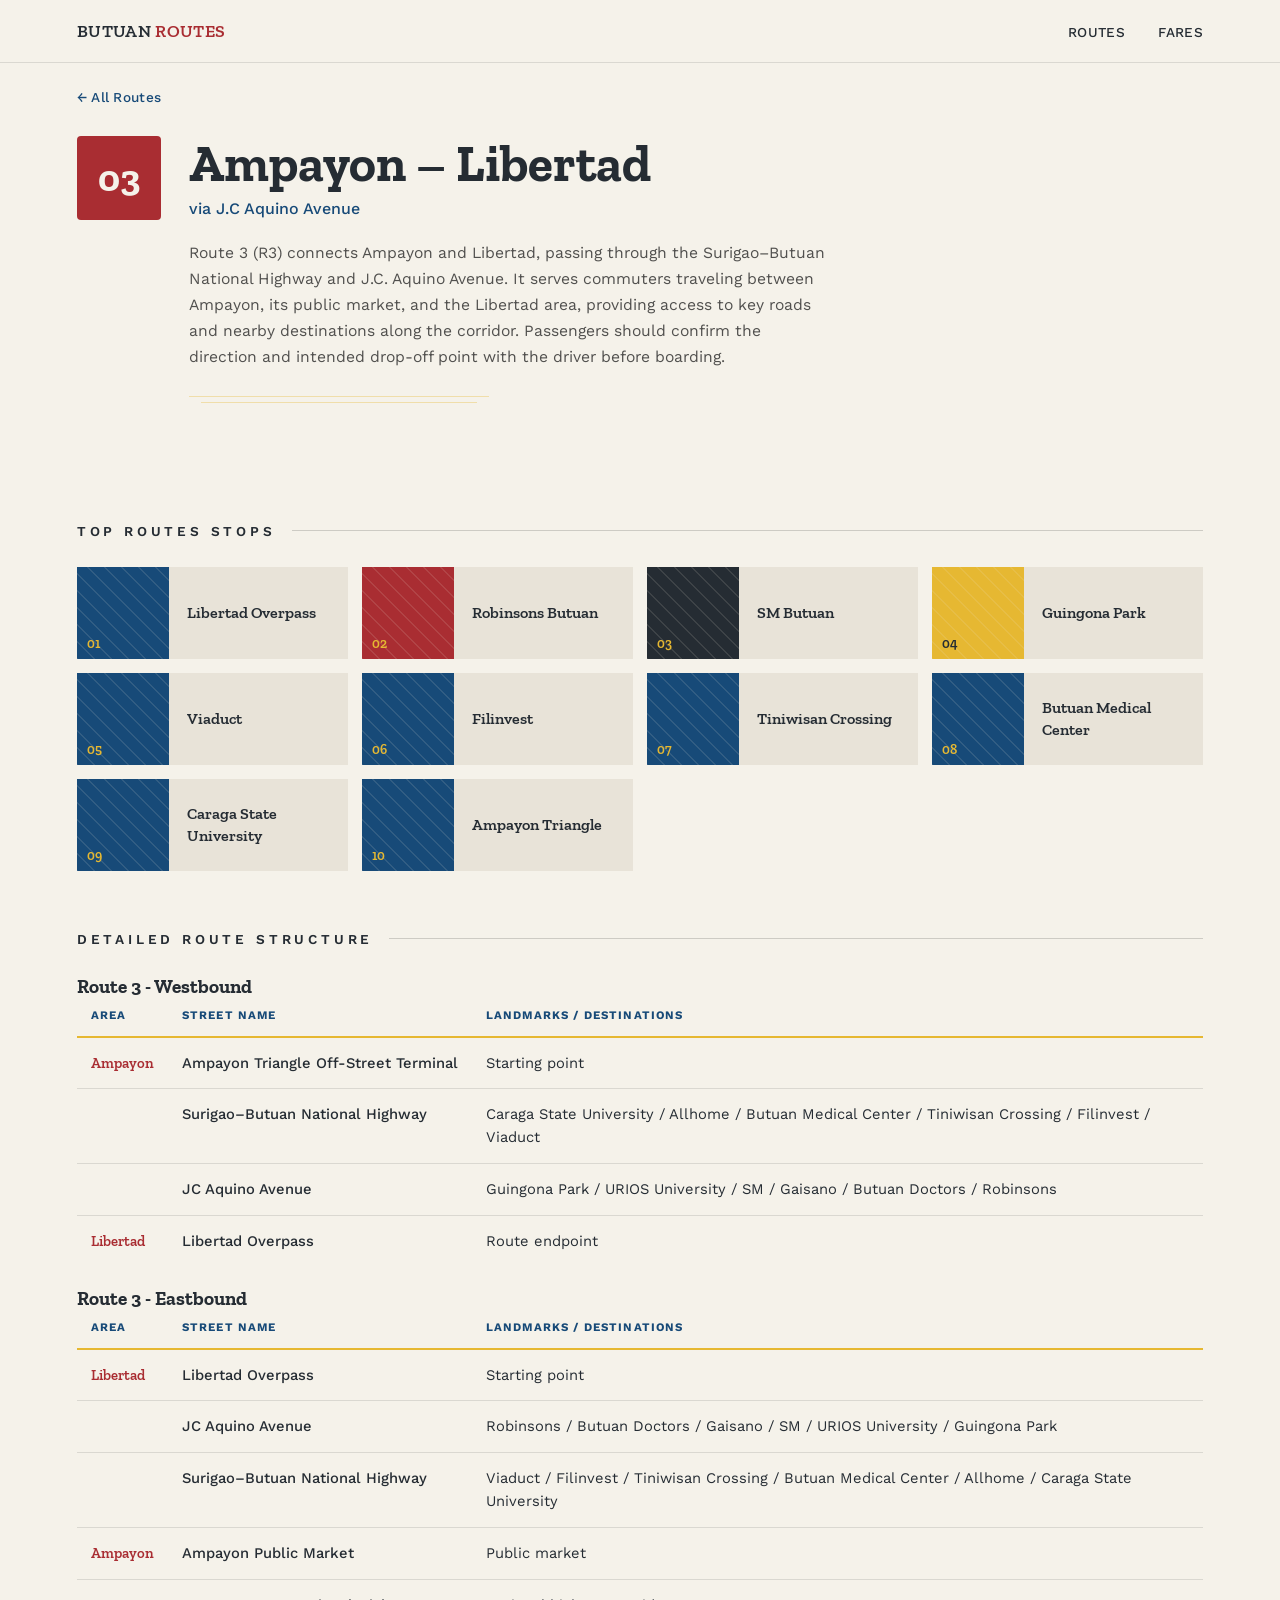
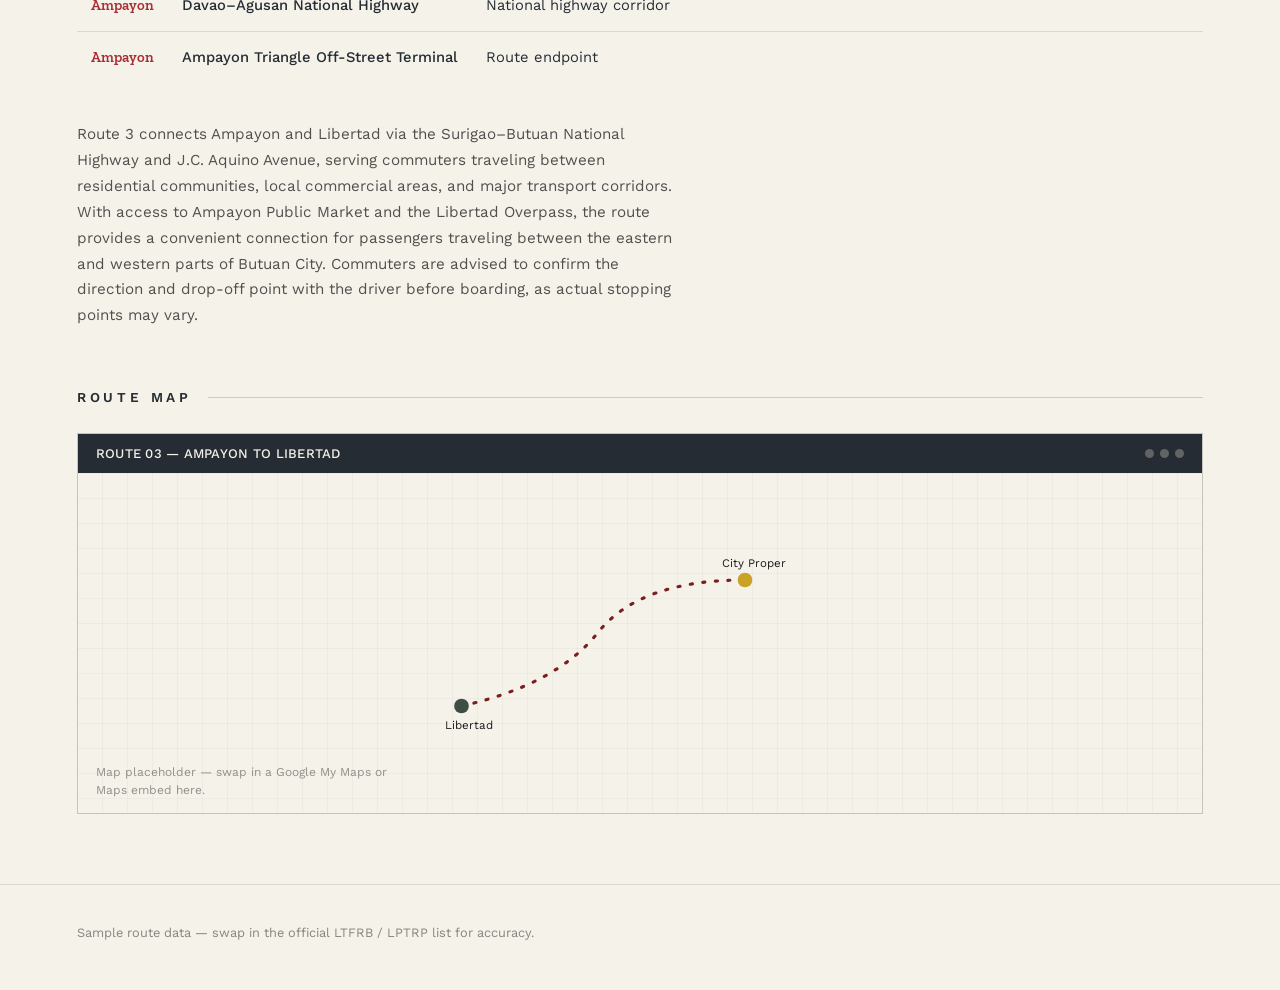
<file: routes/route-03.html>
<!DOCTYPE html>
<html lang="en">
<head>
    <meta charset="UTF-8">
    <meta name="viewport" content="width=device-width, initial-scale=1.0">
    <title>Route 03 — Ampayon to Libertad | Butuan Routes</title>
    <link rel="preconnect" href="https://fonts.googleapis.com">
    <link rel="preconnect" href="https://fonts.gstatic.com" crossorigin>
    <link href="https://fonts.googleapis.com/css2?family=Zilla+Slab:wght@400;500;600;700&family=Work+Sans:wght@400;500;600&display=swap" rel="stylesheet">
    <link rel="stylesheet" href="../assets/routes-style.css">
</head>

<body>
    <header>
        <div class="brand">BUTUAN <span>ROUTES</span></div>
        <nav>
            <a href="../index.html">Routes</a>
            <a href="../index.html#fares">Fares</a>
        </nav>
    </header>
    
    <div class="back-link">
        <a href="../index.html">&larr; All Routes</a>
    </div>

    <section class="route-hero">
        <div class="big-tag">03</div>
        <div>
            <h1>Ampayon &ndash; Libertad</h1>
            <div class="via">via J.C Aquino Avenue</div>
            <p class="desc">Route 3 (R3) connects Ampayon and Libertad, passing through the Surigao–Butuan National Highway 
                and J.C. Aquino Avenue. It serves commuters traveling between Ampayon, 
                its public market, and the Libertad area, providing access to key 
                roads and nearby destinations along the corridor. Passengers should confirm the direction and intended drop-off point with the driver before boarding.</p>
            <div class="plank-lines"><span></span><span></span></div>
        </div>
    </section>

    <div class="section-label">
        <h2>Top Routes Stops</h2>
        <div class="rule"></div>
    </div>

        <div class="stops">
            <div class="stop">
                <div class="stop-swatch"><span class="num">01</span></div>
                <div class="stop-info">Libertad Overpass</div>
            </div>
            <div class="stop">
                <div class="stop-swatch"><span class="num">02</span></div>
                <div class="stop-info">Robinsons Butuan</div>
            </div>
            <div class="stop">
                <div class="stop-swatch"><span class="num">03</span></div>
                <div class="stop-info">SM Butuan</div>
            </div>
            <div class="stop">
                <div class="stop-swatch"><span class="num">04</span></div>
                <div class="stop-info">Guingona Park</div>
            </div>
            <div class="stop">
                <div class="stop-swatch"><span class="num">05</span></div>
                <div class="stop-info">Viaduct</div>
            </div>
            <div class="stop">
                <div class="stop-swatch"><span class="num">06</span></div>
                <div class="stop-info">Filinvest</div>
            </div>
            <div class="stop">
                <div class="stop-swatch"><span class="num">07</span></div>
                <div class="stop-info">Tiniwisan Crossing</div>
            </div>
            <div class="stop">
                <div class="stop-swatch"><span class="num">08</span></div>
                <div class="stop-info">Butuan Medical Center</div>
            </div>
            <div class="stop">
                <div class="stop-swatch"><span class="num">09</span></div>
                <div class="stop-info">Caraga State University</div>
            </div>
            <div class="stop">
                <div class="stop-swatch"><span class="num">10</span></div>
                <div class="stop-info">Ampayon Triangle</div>
            </div>
        </div>

    <div class="section-label">
        <h2>Detailed Route Structure</h2>
        <div class="rule"></div>
    </div>

    <div class="table-wrap">
        <h2 class="route-direction">Route 3 - Westbound</h2>

        <table>
            <thead>
                <tr>
                    <th>Area</th>
                    <th>Street Name</th>
                    <th>Landmarks / Destinations</th>
                </tr>
            </thead>
            <tbody>
                <tr>
                    <td>Ampayon</td>
                    <td>Ampayon Triangle Off-Street Terminal</td>
                    <td>Starting point</td>
                </tr>
                <tr>
                    <td></td>
                    <td>Surigao–Butuan National Highway</td>
                    <td>Caraga State University / Allhome / Butuan Medical Center / Tiniwisan Crossing / Filinvest / Viaduct</td>
                </tr>
                <tr>
                    <td></td>
                    <td>JC Aquino Avenue</td>
                    <td>Guingona Park / URIOS University / SM / Gaisano / Butuan Doctors / Robinsons</td>
                </tr>
                <tr>
                    <td>Libertad</td>
                    <td>Libertad Overpass</td>
                    <td>Route endpoint</td>
                </tr>
            </tbody>
        </table>

        <h2 class="route-direction">Route 3 - Eastbound</h2>

        <table>
            <thead>
                <tr>
                    <th>Area</th>
                    <th>Street Name</th>
                    <th>Landmarks / Destinations</th>
                </tr>
            </thead>
            <tbody>
                <tr>
                    <td>Libertad</td>
                    <td>Libertad Overpass</td>
                    <td>Starting point</td>
                </tr>
                <tr>
                    <td></td>
                    <td>JC Aquino Avenue</td>
                    <td>Robinsons / Butuan Doctors / Gaisano / SM / URIOS University / Guingona Park</td>
                </tr>
                <tr>
                    <td></td>
                    <td>Surigao–Butuan National Highway</td>
                    <td>Viaduct / Filinvest / Tiniwisan Crossing / Butuan Medical Center / Allhome / Caraga State University</td>
                </tr>
                <tr>
                    <td>Ampayon</td>
                    <td>Ampayon Public Market</td>
                    <td>Public market</td>
                </tr>
                <tr>
                    <td>Ampayon</td>
                    <td>Davao–Agusan National Highway</td>
                    <td>National highway corridor</td>
                </tr>
                <tr>
                    <td>Ampayon</td>
                    <td>Ampayon Triangle Off-Street Terminal</td>
                    <td>Route endpoint</td>
                </tr>
            </tbody>
        </table>


    </div>

    <div class="narrative">
        <p>
            Route 3 connects Ampayon and Libertad via the Surigao–Butuan National Highway and J.C. Aquino Avenue, serving commuters traveling between residential communities, local commercial areas, and major transport corridors. 
            With access to Ampayon Public Market and the Libertad Overpass, the route provides a convenient connection for passengers traveling between the eastern and western parts of Butuan City. Commuters are advised to confirm the direction and drop-off point with the driver before boarding, as actual stopping points may vary.
        </p>
    </div>

  <div class="section-label">
    <h2>Route Map</h2>
    <div class="rule"></div>
  </div>

  <div class="map-block">
    <div class="map-frame">
      <div class="map-frame-bar">
        <span>ROUTE 03 &mdash; AMPAYON TO LIBERTAD</span>
        <div class="dot-group"><div class="dot"></div><div class="dot"></div><div class="dot"></div></div>
      </div>
      <div class="map-canvas">
        <svg viewBox="0 0 400 200" xmlns="http://www.w3.org/2000/svg">
          <path d="M 30 160 Q 120 140 160 90 T 300 40" fill="none" stroke="#7A1F1F" stroke-width="3" stroke-dasharray="2 10" stroke-linecap="round"/>
          <circle cx="30" cy="160" r="7" fill="#3D4F45"/>
          <circle cx="300" cy="40" r="7" fill="#C9A227"/>
          <text x="14" y="182" font-family="Work Sans, sans-serif" font-size="11" fill="#1A1A1A">Libertad</text>
          <text x="278" y="28" font-family="Work Sans, sans-serif" font-size="11" fill="#1A1A1A">City Proper</text>
        </svg>
        <div class="map-placeholder-note">Map placeholder &mdash; swap in a Google My Maps or Maps embed here.</div>
      </div>
    </div>
  </div>

  <footer>
    <p>Sample route data &mdash; swap in the official LTFRB / LPTRP list for accuracy.</p>
  </footer>
</body>
</html>
</file>
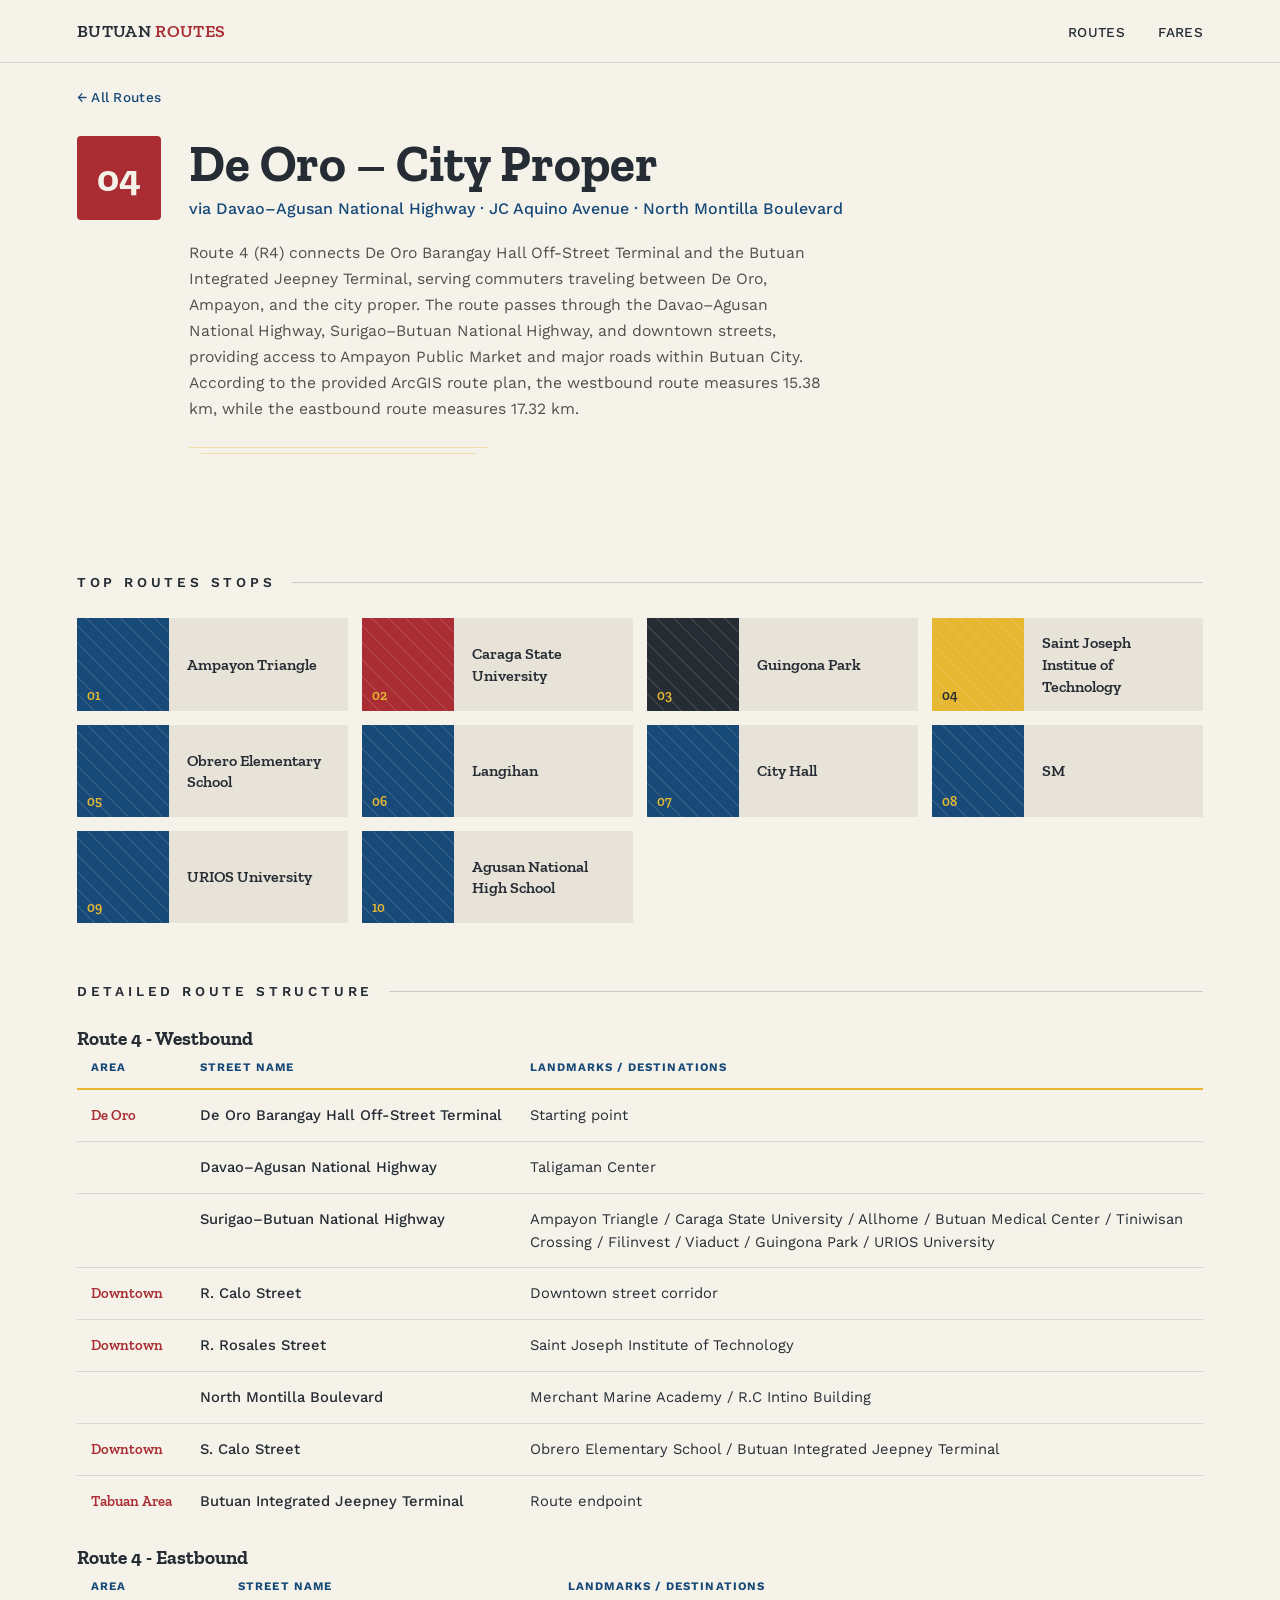
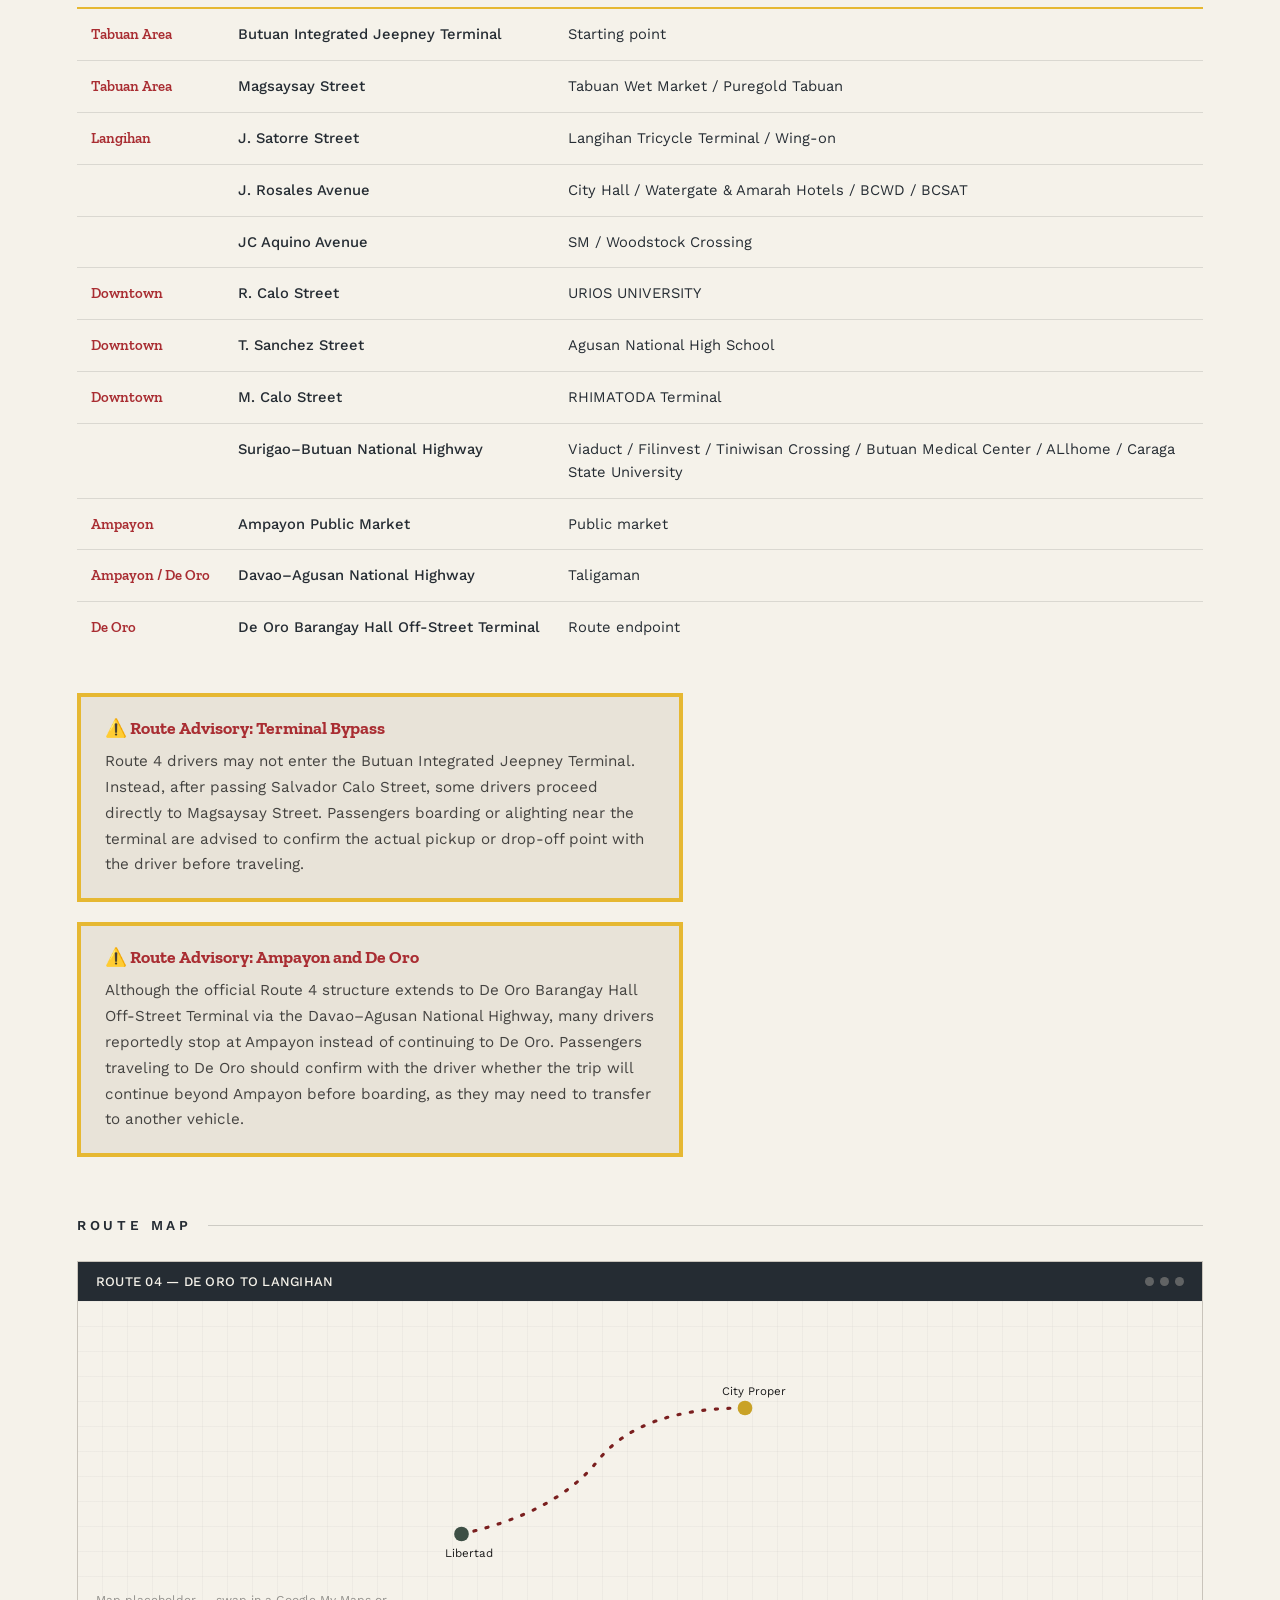
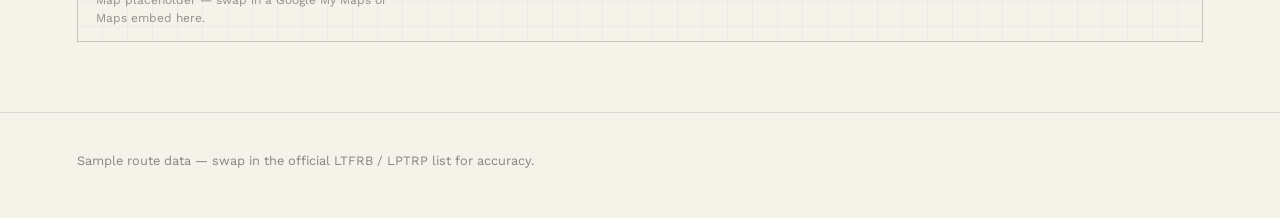
<file: routes/route-04.html>
<!DOCTYPE html>
<html lang="en">
<head>
    <meta charset="UTF-8">
    <meta name="viewport" content="width=device-width, initial-scale=1.0">
    <title>Route 04 — De Oro to City Proper | Butuan Routes</title>
    <link rel="preconnect" href="https://fonts.googleapis.com">
    <link rel="preconnect" href="https://fonts.gstatic.com" crossorigin>
    <link href="https://fonts.googleapis.com/css2?family=Zilla+Slab:wght@400;500;600;700&family=Work+Sans:wght@400;500;600&display=swap" rel="stylesheet">
    <link rel="stylesheet" href="../assets/routes-style.css">
</head>

<body>
    <header>
        <div class="brand">BUTUAN <span>ROUTES</span></div>
        <nav>
            <a href="../index.html">Routes</a>
            <a href="../index.html#fares">Fares</a>
        </nav>
    </header>
    
    <div class="back-link">
        <a href="../index.html">&larr; All Routes</a>
    </div>

    <section class="route-hero">
        <div class="big-tag">04</div>
        <div>
            <h1>De Oro &ndash; City Proper</h1>
            <div class="via">via Davao–Agusan National Highway · JC Aquino Avenue · North Montilla Boulevard</div>
            <p class="desc">Route 4 (R4) connects De Oro Barangay Hall Off-Street Terminal and the Butuan Integrated Jeepney Terminal, serving commuters traveling between De Oro, Ampayon, and the city proper. The route passes through the Davao–Agusan National Highway, Surigao–Butuan National Highway, and downtown streets, providing access to Ampayon Public Market and major roads within Butuan City. According to the provided ArcGIS route plan, the westbound route measures 15.38 km, while the eastbound route measures 17.32 km.</p>
            <div class="plank-lines"><span></span><span></span></div>
        </div>
    </section>

    <div class="section-label">
        <h2>Top Routes Stops</h2>
        <div class="rule"></div>
    </div>

        <div class="stops">
            <div class="stop">
                <div class="stop-swatch"><span class="num">01</span></div>
                <div class="stop-info">Ampayon Triangle</div>
            </div>
            <div class="stop">
                <div class="stop-swatch"><span class="num">02</span></div>
                <div class="stop-info">Caraga State University</div>
            </div>
            <div class="stop">
                <div class="stop-swatch"><span class="num">03</span></div>
                <div class="stop-info">Guingona Park</div>
            </div>
            <div class="stop">
                <div class="stop-swatch"><span class="num">04</span></div>
                <div class="stop-info">Saint Joseph Institue of Technology</div>
            </div>
            <div class="stop">
                <div class="stop-swatch"><span class="num">05</span></div>
                <div class="stop-info">Obrero Elementary School</div>
            </div>
            <div class="stop">
                <div class="stop-swatch"><span class="num">06</span></div>
                <div class="stop-info">Langihan</div>
            </div>
            <div class="stop">
                <div class="stop-swatch"><span class="num">07</span></div>
                <div class="stop-info">City Hall</div>
            </div>
            <div class="stop">
                <div class="stop-swatch"><span class="num">08</span></div>
                <div class="stop-info">SM</div>
            </div>
            <div class="stop">
                <div class="stop-swatch"><span class="num">09</span></div>
                <div class="stop-info">URIOS University</div>
            </div>
            <div class="stop">
                <div class="stop-swatch"><span class="num">10</span></div>
                <div class="stop-info">Agusan National High School</div>
            </div>
        </div>

    <div class="section-label">
        <h2>Detailed Route Structure</h2>
        <div class="rule"></div>
    </div>

    <div class="table-wrap">
        
        <h2 class="route-direction">Route 4 - Westbound</h2>

        <table>
            <thead>
                <tr>
                    <th>Area</th>
                    <th>Street Name</th>
                    <th>Landmarks / Destinations</th>
                </tr>
            </thead>
            <tbody>
                <tr>
                    <td>De Oro</td>
                    <td>De Oro Barangay Hall Off-Street Terminal</td>
                    <td>Starting point</td>
                </tr>
                <tr>
                    <td></td>
                    <td>Davao–Agusan National Highway</td>
                    <td>Taligaman Center</td>
                </tr>
                <tr>
                    <td></td>
                    <td>Surigao–Butuan National Highway</td>
                    <td>Ampayon Triangle / Caraga State University / Allhome / Butuan Medical Center / Tiniwisan Crossing / Filinvest / Viaduct / Guingona Park / URIOS University</td>
                </tr>
                <tr>
                    <td>Downtown</td>
                    <td>R. Calo Street</td>
                    <td>Downtown street corridor</td>
                </tr>
                <tr>
                    <td>Downtown</td>
                    <td>R. Rosales Street</td>
                    <td>Saint Joseph Institute of Technology</td>
                </tr>
                <tr>
                    <td></td>
                    <td>North Montilla Boulevard</td>
                    <td>Merchant Marine Academy / R.C Intino Building </td>
                </tr>
                <tr>
                    <td>Downtown</td>
                    <td>S. Calo Street</td>
                    <td>Obrero Elementary School / Butuan Integrated Jeepney Terminal</td>
                </tr>
                <tr>
                    <td>Tabuan Area</td>
                    <td>Butuan Integrated Jeepney Terminal</td>
                    <td>Route endpoint</td>
                </tr>
            </tbody>
        </table>

        <h2 class="route-direction">Route 4 - Eastbound</h2>

        <table>
            <thead>
                <tr>
                    <th>Area</th>
                    <th>Street Name</th>
                    <th>Landmarks / Destinations</th>
                </tr>
            </thead>
            <tbody>
                <tr>
                    <td>Tabuan Area</td>
                    <td>Butuan Integrated Jeepney Terminal</td>
                    <td>Starting point</td>
                </tr>
                <tr>
                    <td>Tabuan Area</td>
                    <td>Magsaysay Street</td>
                    <td>Tabuan Wet Market / Puregold Tabuan</td>
                </tr>
                <tr>
                    <td>Langihan</td>
                    <td>J. Satorre Street</td>
                    <td>Langihan Tricycle Terminal / Wing-on</td>
                </tr>
                <tr>
                    <td></td>
                    <td>J. Rosales Avenue</td>
                    <td>City Hall / Watergate & Amarah Hotels / BCWD / BCSAT</td>
                </tr>
                <tr>
                    <td></td>
                    <td>JC Aquino Avenue</td>
                    <td>SM / Woodstock Crossing</td>
                </tr>
                <tr>
                    <td>Downtown</td>
                    <td>R. Calo Street</td>
                    <td>URIOS UNIVERSITY</td>
                </tr>
                <tr>
                    <td>Downtown</td>
                    <td>T. Sanchez Street</td>
                    <td>Agusan National High School</td>
                </tr>
                <tr>
                    <td>Downtown</td>
                    <td>M. Calo Street</td>
                    <td>RHIMATODA Terminal</td>
                </tr>
                <tr>
                    <td></td>
                    <td>Surigao–Butuan National Highway</td>
                    <td>Viaduct / Filinvest / Tiniwisan Crossing / Butuan Medical Center / ALlhome / Caraga State University</td>
                </tr>
                <tr>
                    <td>Ampayon</td>
                    <td>Ampayon Public Market</td>
                    <td>Public market</td>
                </tr>
                <tr>
                    <td>Ampayon / De Oro</td>
                    <td>Davao–Agusan National Highway</td>
                    <td>Taligaman</td>
                </tr>
                <tr>
                    <td>De Oro</td>
                    <td>De Oro Barangay Hall Off-Street Terminal</td>
                    <td>Route endpoint</td>
                </tr>
            </tbody>
        </table>

    </div>

    <div class="narrative">

    <div class="route-warning" role="alert">
        <h3>⚠️ Route Advisory: Terminal Bypass</h3>
        <p>
            Route 4 drivers may not enter the Butuan Integrated Jeepney
            Terminal. Instead, after passing Salvador Calo Street,
            some drivers proceed directly to Magsaysay Street.
            Passengers boarding or alighting near the terminal are
            advised to confirm the actual pickup or drop-off point
            with the driver before traveling.
        </p>
    </div>

    <div class="route-warning" role="alert">
        <h3>⚠️ Route Advisory: Ampayon and De Oro</h3>
        <p>
            Although the official Route 4 structure extends to De Oro
            Barangay Hall Off-Street Terminal via the Davao–Agusan
            National Highway, many drivers reportedly stop at Ampayon
            instead of continuing to De Oro. Passengers traveling to
            De Oro should confirm with the driver whether the trip will
            continue beyond Ampayon before boarding, as they may need
            to transfer to another vehicle.
        </p>
    </div>

    </div>

  <div class="section-label">
    <h2>Route Map</h2>
    <div class="rule"></div>
  </div>

  <div class="map-block">
    <div class="map-frame">
      <div class="map-frame-bar">
        <span>ROUTE 04 &mdash; DE ORO TO LANGIHAN</span>
        <div class="dot-group"><div class="dot"></div><div class="dot"></div><div class="dot"></div></div>
      </div>
      <div class="map-canvas">
        <svg viewBox="0 0 400 200" xmlns="http://www.w3.org/2000/svg">
          <path d="M 30 160 Q 120 140 160 90 T 300 40" fill="none" stroke="#7A1F1F" stroke-width="3" stroke-dasharray="2 10" stroke-linecap="round"/>
          <circle cx="30" cy="160" r="7" fill="#3D4F45"/>
          <circle cx="300" cy="40" r="7" fill="#C9A227"/>
          <text x="14" y="182" font-family="Work Sans, sans-serif" font-size="11" fill="#1A1A1A">Libertad</text>
          <text x="278" y="28" font-family="Work Sans, sans-serif" font-size="11" fill="#1A1A1A">City Proper</text>
        </svg>
        <div class="map-placeholder-note">Map placeholder &mdash; swap in a Google My Maps or Maps embed here.</div>
      </div>
    </div>
  </div>

  <footer>
    <p>Sample route data &mdash; swap in the official LTFRB / LPTRP list for accuracy.</p>
  </footer>
</body>
</html>
</file>
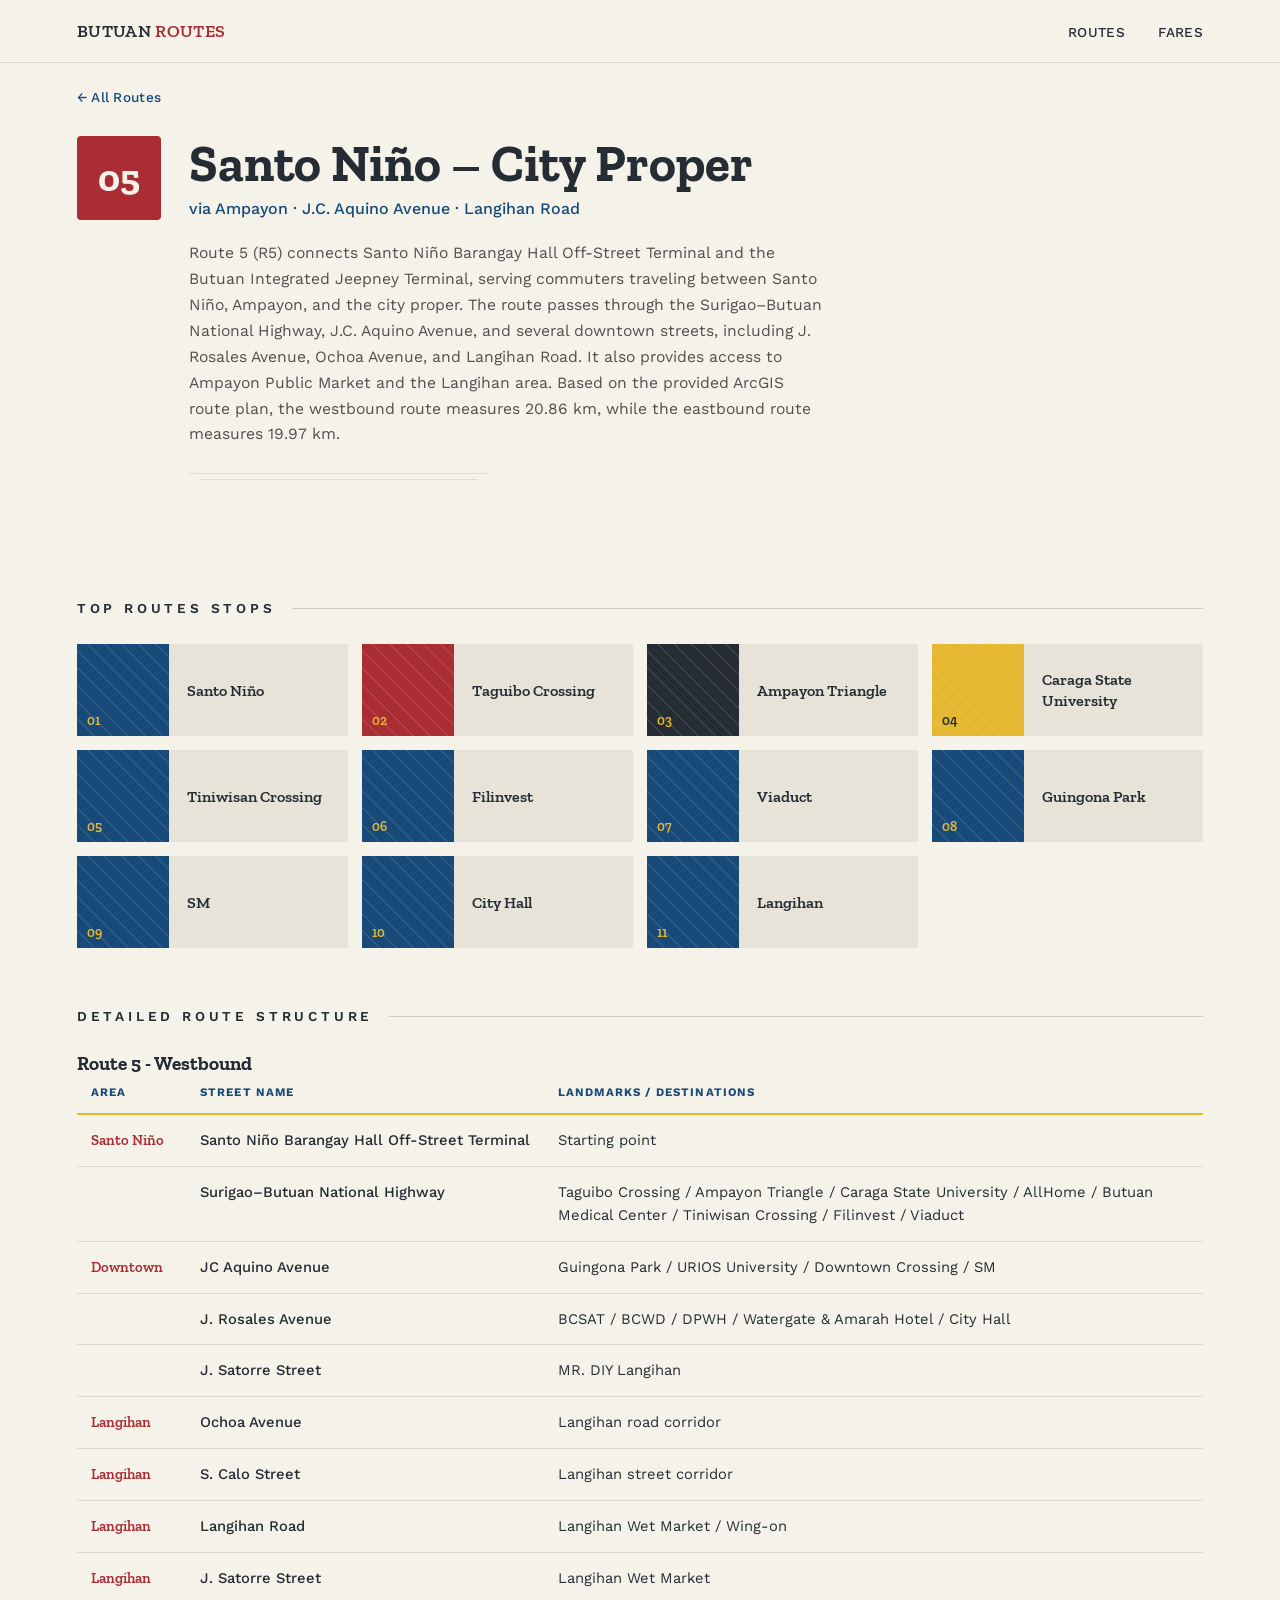
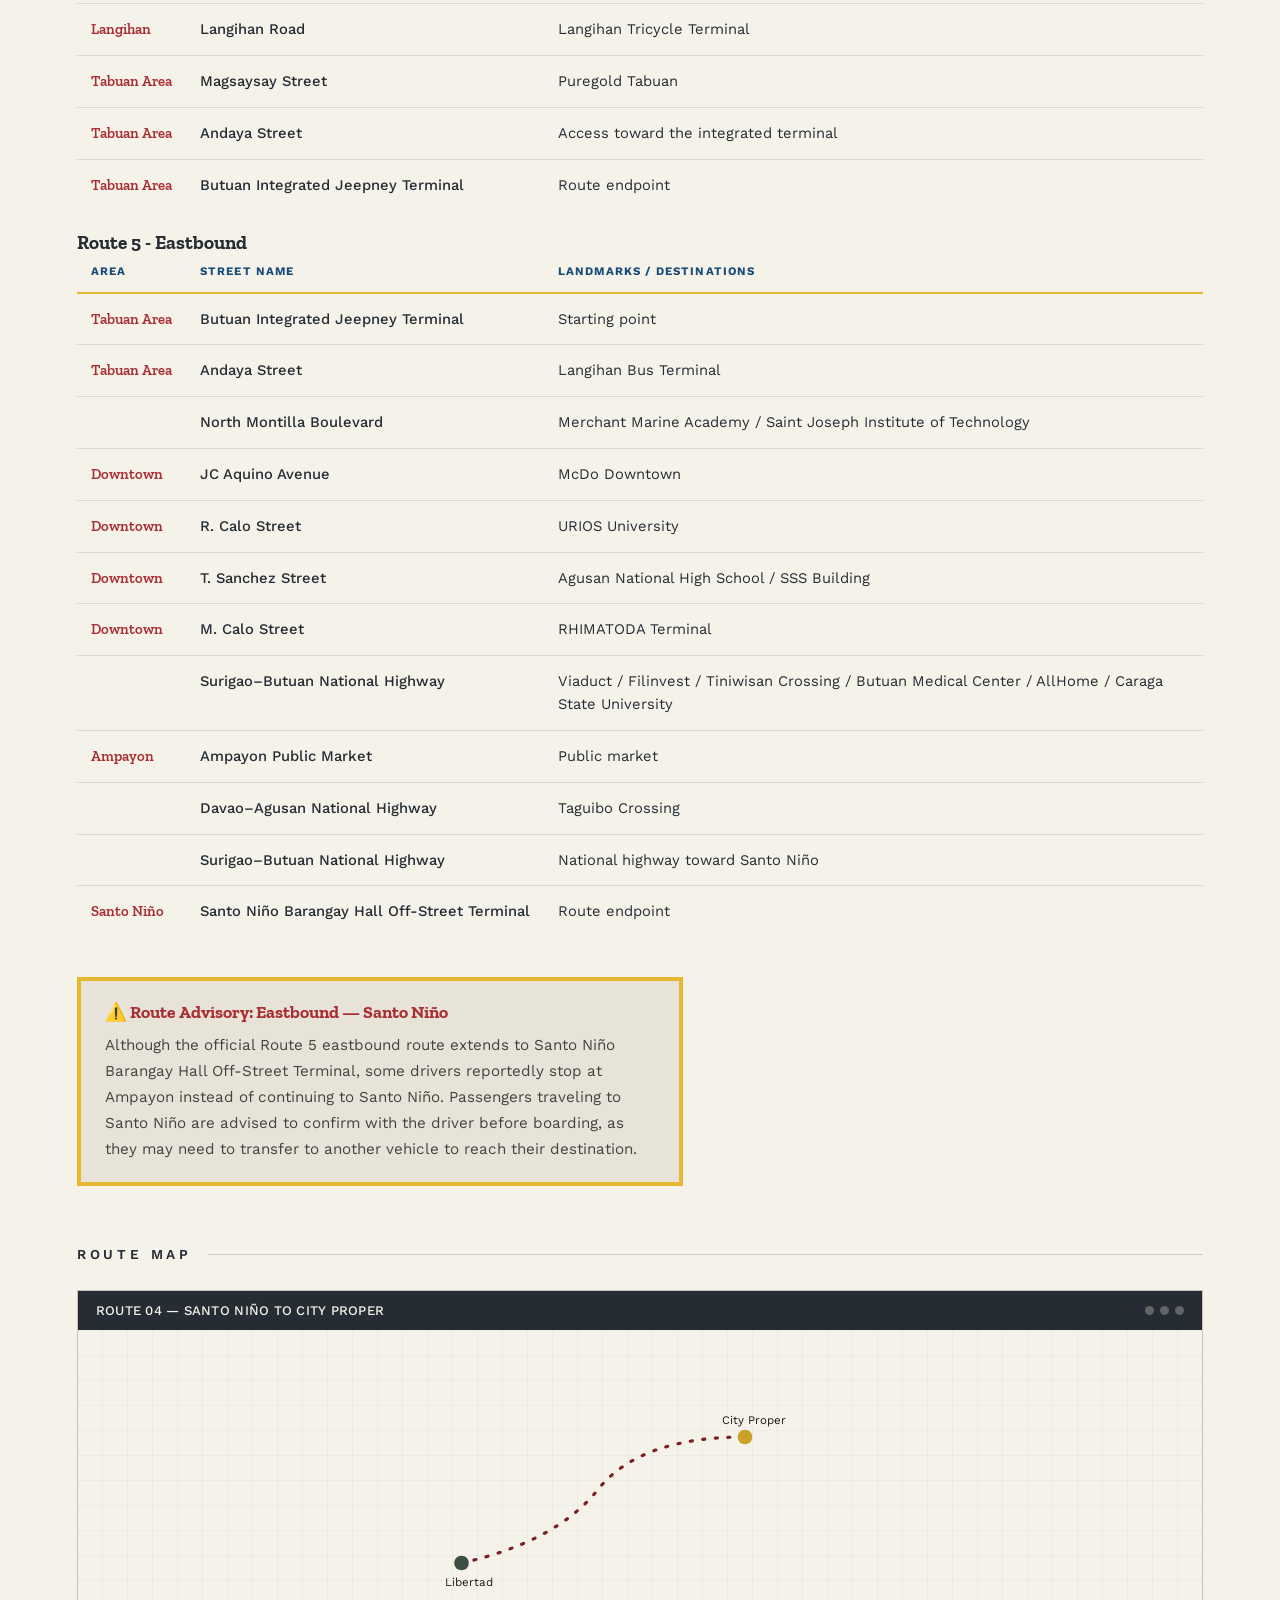
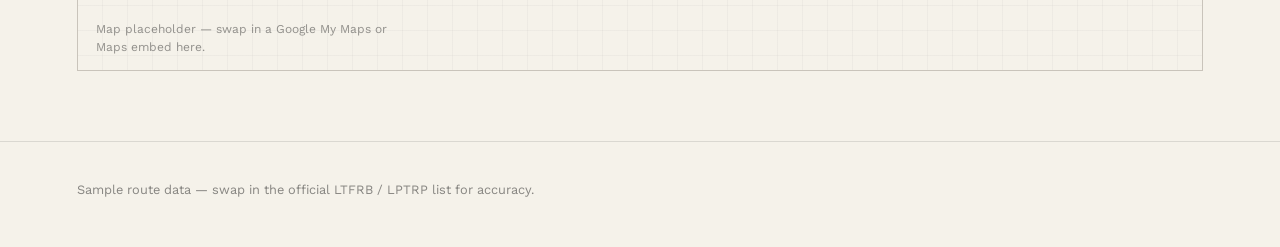
<file: routes/route-05.html>
<!DOCTYPE html>
<html lang="en">
<head>
    <meta charset="UTF-8">
    <meta name="viewport" content="width=device-width, initial-scale=1.0">
    <title>Route 05 — Santo Niño to City Proper | Butuan Routes</title>
    <link rel="preconnect" href="https://fonts.googleapis.com">
    <link rel="preconnect" href="https://fonts.gstatic.com" crossorigin>
    <link href="https://fonts.googleapis.com/css2?family=Zilla+Slab:wght@400;500;600;700&family=Work+Sans:wght@400;500;600&display=swap" rel="stylesheet">
    <link rel="stylesheet" href="../assets/routes-style.css">
</head>

<body>
    <header>
        <div class="brand">BUTUAN <span>ROUTES</span></div>
        <nav>
            <a href="../index.html">Routes</a>
            <a href="../index.html#fares">Fares</a>
        </nav>
    </header>
    
    <div class="back-link">
        <a href="../index.html">&larr; All Routes</a>
    </div>

    <section class="route-hero">
        <div class="big-tag">05</div>
        <div>
            <h1>Santo Niño &ndash; City Proper</h1>
            <div class="via">via Ampayon · J.C. Aquino Avenue · Langihan Road</div>
            <p class="desc">Route 5 (R5) connects Santo Niño Barangay Hall Off-Street Terminal and the Butuan Integrated Jeepney Terminal, serving commuters traveling between Santo Niño, Ampayon, and the city proper. 
                The route passes through the Surigao–Butuan National Highway, J.C. Aquino Avenue, and several downtown streets, including J. Rosales Avenue, Ochoa Avenue, and Langihan Road. 
                It also provides access to Ampayon Public Market and the Langihan area. Based on the provided ArcGIS route plan, the westbound route measures 20.86 km, while the eastbound route measures 19.97 km.</p>
            <div class="plank-lines"><span></span><span></span></div>
        </div>
    </section>

    <div class="section-label">
        <h2>Top Routes Stops</h2>
        <div class="rule"></div>
    </div>

        <div class="stops">
            <div class="stop">
                <div class="stop-swatch"><span class="num">01</span></div>
                <div class="stop-info">Santo Niño</div>
            </div>
            <div class="stop">
                <div class="stop-swatch"><span class="num">02</span></div>
                <div class="stop-info">Taguibo Crossing</div>
            </div>
            <div class="stop">
                <div class="stop-swatch"><span class="num">03</span></div>
                <div class="stop-info">Ampayon Triangle</div>
            </div>
            <div class="stop">
                <div class="stop-swatch"><span class="num">04</span></div>
                <div class="stop-info">Caraga State University</div>
            </div>
            <div class="stop">
                <div class="stop-swatch"><span class="num">05</span></div>
                <div class="stop-info">Tiniwisan Crossing</div>
            </div>
            <div class="stop">
                <div class="stop-swatch"><span class="num">06</span></div>
                <div class="stop-info">Filinvest</div>
            </div>
            <div class="stop">
                <div class="stop-swatch"><span class="num">07</span></div>
                <div class="stop-info">Viaduct</div>
            </div>
            <div class="stop">
                <div class="stop-swatch"><span class="num">08</span></div>
                <div class="stop-info">Guingona Park</div>
            </div>
            <div class="stop">
                <div class="stop-swatch"><span class="num">09</span></div>
                <div class="stop-info">SM</div>
            </div>
            <div class="stop">
                <div class="stop-swatch"><span class="num">10</span></div>
                <div class="stop-info">City Hall</div>
            </div>
            <div class="stop">
                <div class="stop-swatch"><span class="num">11</span></div>
                <div class="stop-info">Langihan</div>
            </div>
        </div>

    <div class="section-label">
        <h2>Detailed Route Structure</h2>
        <div class="rule"></div>
    </div>

    <div class="table-wrap">
        
        <h2 class="route-direction">Route 5 - Westbound</h2>

        <table>
            <thead>
                <tr>
                    <th>Area</th>
                    <th>Street Name</th>
                    <th>Landmarks / Destinations</th>
                </tr>
            </thead>
            <tbody>
                <tr>
                    <td>Santo Niño</td>
                    <td>Santo Niño Barangay Hall Off-Street Terminal</td>
                    <td>Starting point</td>
                </tr>
                <tr>
                    <td></td>
                    <td>Surigao–Butuan National Highway</td>
                    <td>Taguibo Crossing / Ampayon Triangle / Caraga State University / AllHome / Butuan Medical Center / Tiniwisan Crossing / Filinvest / Viaduct</td>
                </tr>
                <tr>
                    <td>Downtown</td>
                    <td>JC Aquino Avenue</td>
                    <td>Guingona Park / URIOS University / Downtown Crossing / SM </td>
                </tr>
                <tr>
                    <td></td>
                    <td>J. Rosales Avenue</td>
                    <td>BCSAT / BCWD / DPWH / Watergate & Amarah Hotel / City Hall</td>
                </tr>
                <tr>
                    <td></td>
                    <td>J. Satorre Street</td>
                    <td>MR. DIY Langihan</td>
                </tr>
                <tr>
                    <td>Langihan</td>
                    <td>Ochoa Avenue</td>
                    <td>Langihan road corridor</td>
                </tr>
                <tr>
                    <td>Langihan</td>
                    <td>S. Calo Street</td>
                    <td>Langihan street corridor</td>
                </tr>
                <tr>
                    <td>Langihan</td>
                    <td>Langihan Road</td>
                    <td>Langihan Wet Market / Wing-on</td>
                </tr>
                <tr>
                    <td>Langihan</td>
                    <td>J. Satorre Street</td>
                    <td>Langihan Wet Market</td>
                </tr>
                <tr>
                    <td>Langihan</td>
                    <td>Langihan Road</td>
                    <td>Langihan Tricycle Terminal</td>
                </tr>
                <tr>
                    <td>Tabuan Area</td>
                    <td>Magsaysay Street</td>
                    <td>Puregold Tabuan</td>
                </tr>
                <tr>
                    <td>Tabuan Area</td>
                    <td>Andaya Street</td>
                    <td>Access toward the integrated terminal</td>
                </tr>
                <tr>
                    <td>Tabuan Area</td>
                    <td>Butuan Integrated Jeepney Terminal</td>
                    <td>Route endpoint</td>
                </tr>
            </tbody>
        </table>

        <h2 class="route-direction">Route 5 - Eastbound</h2>

        <table>
            <thead>
                <tr>
                    <th>Area</th>
                    <th>Street Name</th>
                    <th>Landmarks / Destinations</th>
                </tr>
            </thead>
            <tbody>
                <tr>
                    <td>Tabuan Area</td>
                    <td>Butuan Integrated Jeepney Terminal</td>
                    <td>Starting point</td>
                </tr>
                <tr>
                    <td>Tabuan Area</td>
                    <td>Andaya Street</td>
                    <td>Langihan Bus Terminal</td>
                </tr>
                <tr>
                    <td></td>
                    <td>North Montilla Boulevard</td>
                    <td>Merchant Marine Academy / Saint Joseph Institute of Technology</td>
                </tr>
                <tr>
                    <td>Downtown</td>
                    <td>JC Aquino Avenue</td>
                    <td>McDo Downtown</td>
                </tr>
                <tr>
                    <td>Downtown</td>
                    <td>R. Calo Street</td>
                    <td>URIOS University</td>
                </tr>
                <tr>
                    <td>Downtown</td>
                    <td>T. Sanchez Street</td>
                    <td>Agusan National High School / SSS Building</td>
                </tr>
                <tr>
                    <td>Downtown</td>
                    <td>M. Calo Street</td>
                    <td>RHIMATODA Terminal</td>
                </tr>
                <tr>
                    <td></td>
                    <td>Surigao–Butuan National Highway</td>
                    <td>Viaduct / Filinvest / Tiniwisan Crossing / Butuan Medical Center / AllHome / Caraga State University</td>
                </tr>
                <tr>
                    <td>Ampayon</td>
                    <td>Ampayon Public Market</td>
                    <td>Public market</td>
                </tr>
                <tr>
                    <td></td>
                    <td>Davao–Agusan National Highway</td>
                    <td>Taguibo Crossing</td>
                </tr>
                <tr>
                    <td></td>
                    <td>Surigao–Butuan National Highway</td>
                    <td>National highway toward Santo Niño</td>
                </tr>
                <tr>
                    <td>Santo Niño</td>
                    <td>Santo Niño Barangay Hall Off-Street Terminal</td>
                    <td>Route endpoint</td>
                </tr>
            </tbody>
        </table>

    </div>

    <div class="narrative">
        <div class="route-warning" role="alert">
            <h3>⚠️ Route Advisory: Eastbound — Santo Niño</h3>
            <p>
                Although the official Route 5 eastbound route extends to
                Santo Niño Barangay Hall Off-Street Terminal, some drivers
                reportedly stop at Ampayon instead of continuing to Santo Niño.
                Passengers traveling to Santo Niño are advised to confirm
                with the driver before boarding, as they may need to transfer
                to another vehicle to reach their destination.
            </p>
        </div>
    </div>

  <div class="section-label">
    <h2>Route Map</h2>
    <div class="rule"></div>
  </div>

  <div class="map-block">
    <div class="map-frame">
      <div class="map-frame-bar">
        <span>ROUTE 04 &mdash; SANTO NIÑO TO CITY PROPER</span>
        <div class="dot-group"><div class="dot"></div><div class="dot"></div><div class="dot"></div></div>
      </div>
      <div class="map-canvas">
        <svg viewBox="0 0 400 200" xmlns="http://www.w3.org/2000/svg">
          <path d="M 30 160 Q 120 140 160 90 T 300 40" fill="none" stroke="#7A1F1F" stroke-width="3" stroke-dasharray="2 10" stroke-linecap="round"/>
          <circle cx="30" cy="160" r="7" fill="#3D4F45"/>
          <circle cx="300" cy="40" r="7" fill="#C9A227"/>
          <text x="14" y="182" font-family="Work Sans, sans-serif" font-size="11" fill="#1A1A1A">Libertad</text>
          <text x="278" y="28" font-family="Work Sans, sans-serif" font-size="11" fill="#1A1A1A">City Proper</text>
        </svg>
        <div class="map-placeholder-note">Map placeholder &mdash; swap in a Google My Maps or Maps embed here.</div>
      </div>
    </div>
  </div>

  <footer>
    <p>Sample route data &mdash; swap in the official LTFRB / LPTRP list for accuracy.</p>
  </footer>
</body>
</html>
</file>
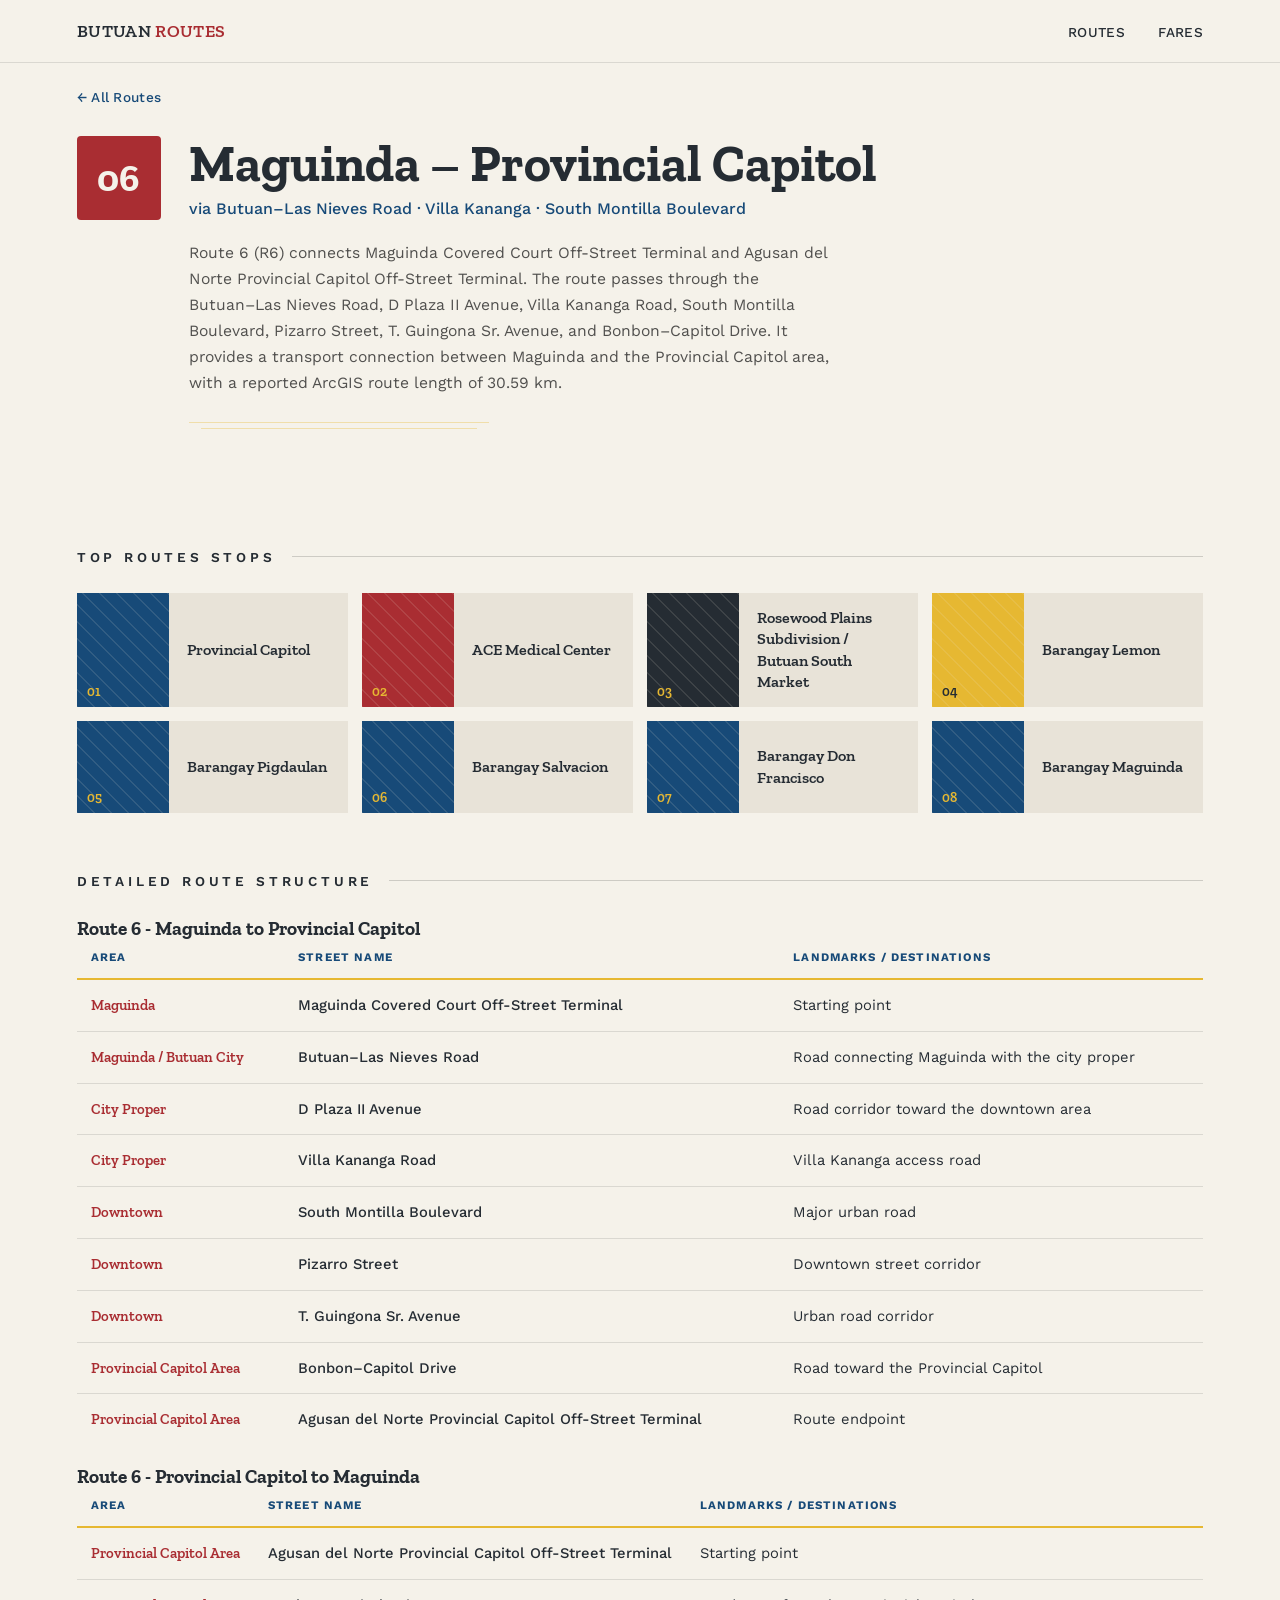
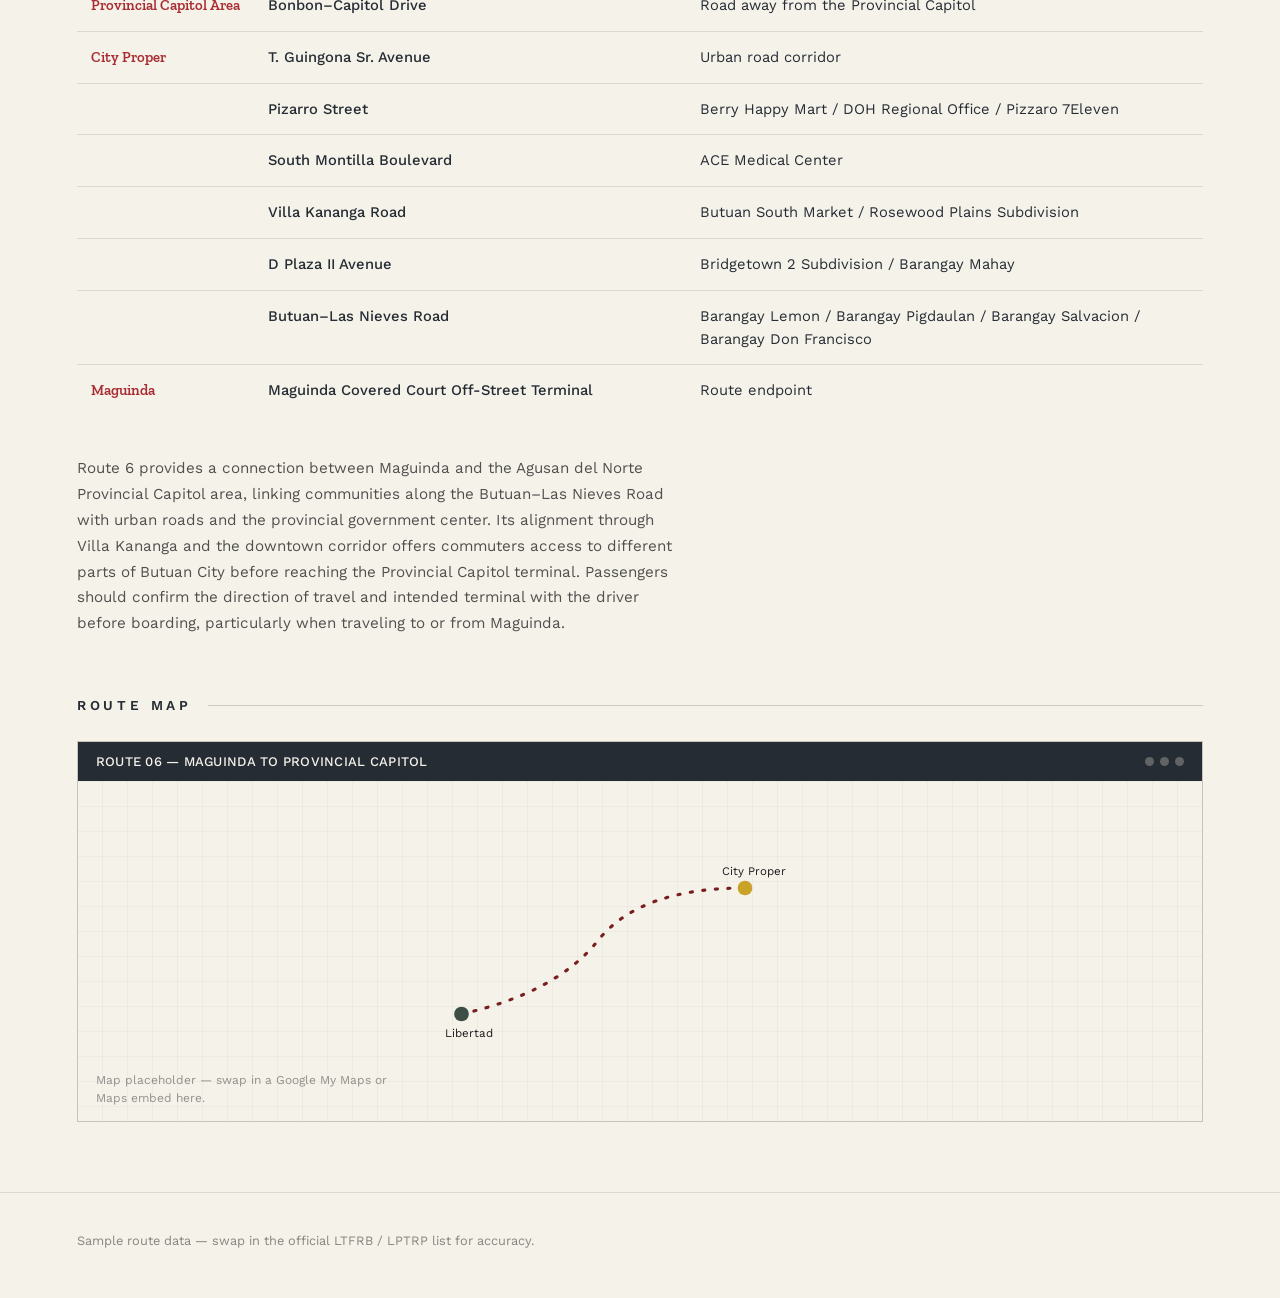
<file: routes/route-06.html>
<!DOCTYPE html>
<html lang="en">
<head>
    <meta charset="UTF-8">
    <meta name="viewport" content="width=device-width, initial-scale=1.0">
    <title>Route 06 — Maguinda to Provincial Capitol | Butuan Routes</title>
    <link rel="preconnect" href="https://fonts.googleapis.com">
    <link rel="preconnect" href="https://fonts.gstatic.com" crossorigin>
    <link href="https://fonts.googleapis.com/css2?family=Zilla+Slab:wght@400;500;600;700&family=Work+Sans:wght@400;500;600&display=swap" rel="stylesheet">
    <link rel="stylesheet" href="../assets/routes-style.css">
</head>

<body>
    <header>
        <div class="brand">BUTUAN <span>ROUTES</span></div>
        <nav>
            <a href="../index.html">Routes</a>
            <a href="../index.html#fares">Fares</a>
        </nav>
    </header>
    
    <div class="back-link">
        <a href="../index.html">&larr; All Routes</a>
    </div>

    <section class="route-hero">
        <div class="big-tag">06</div>
        <div>
            <h1>Maguinda &ndash; Provincial Capitol</h1>
            <div class="via">via Butuan–Las Nieves Road · Villa Kananga · South Montilla Boulevard</div>
            <p class="desc">Route 6 (R6) connects Maguinda Covered Court Off-Street Terminal and Agusan del Norte Provincial Capitol Off-Street Terminal. 
                The route passes through the Butuan–Las Nieves Road, D Plaza II Avenue, Villa Kananga Road, South Montilla Boulevard, Pizarro Street, T. Guingona Sr. Avenue, and Bonbon–Capitol Drive. 
                It provides a transport connection between Maguinda and the Provincial Capitol area, with a reported ArcGIS route length of 30.59 km.</p>
            <div class="plank-lines"><span></span><span></span></div>
        </div>
    </section>

    <div class="section-label">
        <h2>Top Routes Stops</h2>
        <div class="rule"></div>
    </div>

        <div class="stops">
            <div class="stop">
                <div class="stop-swatch"><span class="num">01</span></div>
                <div class="stop-info">Provincial Capitol</div>
            </div>
            <div class="stop">
                <div class="stop-swatch"><span class="num">02</span></div>
                <div class="stop-info">ACE Medical Center</div>
            </div>
            <div class="stop">
                <div class="stop-swatch"><span class="num">03</span></div>
                <div class="stop-info">Rosewood Plains Subdivision / Butuan South Market</div>
            </div>
            <div class="stop">
                <div class="stop-swatch"><span class="num">04</span></div>
                <div class="stop-info">Barangay Lemon</div>
            </div>
            <div class="stop">
                <div class="stop-swatch"><span class="num">05</span></div>
                <div class="stop-info">Barangay Pigdaulan</div>
            </div>
            <div class="stop">
                <div class="stop-swatch"><span class="num">06</span></div>
                <div class="stop-info">Barangay Salvacion</div>
            </div>
            <div class="stop">
                <div class="stop-swatch"><span class="num">07</span></div>
                <div class="stop-info">Barangay Don Francisco</div>
            </div>
            <div class="stop">
                <div class="stop-swatch"><span class="num">08</span></div>
                <div class="stop-info">Barangay Maguinda</div>
            </div>
        </div>

    <div class="section-label">
        <h2>Detailed Route Structure</h2>
        <div class="rule"></div>
    </div>

    <div class="table-wrap">
                          
        <h2 class="route-direction">Route 6 - Maguinda to Provincial Capitol</h2>

        <table>
            <thead>
                <tr>
                    <th>Area</th>
                    <th>Street Name</th>
                    <th>Landmarks / Destinations</th>
                </tr>
            </thead>
            <tbody>
                <tr>
                    <td>Maguinda</td>
                    <td>Maguinda Covered Court Off-Street Terminal</td>
                    <td>Starting point</td>
                </tr>
                <tr>
                    <td>Maguinda / Butuan City</td>
                    <td>Butuan–Las Nieves Road</td>
                    <td>Road connecting Maguinda with the city proper</td>
                </tr>
                <tr>
                    <td>City Proper</td>
                    <td>D Plaza II Avenue</td>
                    <td>Road corridor toward the downtown area</td>
                </tr>
                <tr>
                    <td>City Proper</td>
                    <td>Villa Kananga Road</td>
                    <td>Villa Kananga access road</td>
                </tr>
                <tr>
                    <td>Downtown</td>
                    <td>South Montilla Boulevard</td>
                    <td>Major urban road</td>
                </tr>
                <tr>
                    <td>Downtown</td>
                    <td>Pizarro Street</td>
                    <td>Downtown street corridor</td>
                </tr>
                <tr>
                    <td>Downtown</td>
                    <td>T. Guingona Sr. Avenue</td>
                    <td>Urban road corridor</td>
                </tr>
                <tr>
                    <td>Provincial Capitol Area</td>
                    <td>Bonbon–Capitol Drive</td>
                    <td>Road toward the Provincial Capitol</td>
                </tr>
                <tr>
                    <td>Provincial Capitol Area</td>
                    <td>Agusan del Norte Provincial Capitol Off-Street Terminal</td>
                    <td>Route endpoint</td>
                </tr>
            </tbody>
        </table>

        <h2 class="route-direction">Route 6 - Provincial Capitol to Maguinda</h2>

        <table>
            <thead>
                <tr>
                    <th>Area</th>
                    <th>Street Name</th>
                    <th>Landmarks / Destinations</th>
                </tr>
            </thead>
            <tbody>
                <tr>
                    <td>Provincial Capitol Area</td>
                    <td>Agusan del Norte Provincial Capitol Off-Street Terminal</td>
                    <td>Starting point</td>
                </tr>
                <tr>
                    <td>Provincial Capitol Area</td>
                    <td>Bonbon–Capitol Drive</td>
                    <td>Road away from the Provincial Capitol</td>
                </tr>
                <tr>
                    <td>City Proper</td>
                    <td>T. Guingona Sr. Avenue</td>
                    <td>Urban road corridor</td>
                </tr>
                <tr>
                    <td></td>
                    <td>Pizarro Street</td>
                    <td>Berry Happy Mart / DOH Regional Office / Pizzaro 7Eleven</td>
                </tr>
                <tr>
                    <td></td>
                    <td>South Montilla Boulevard</td>
                    <td>ACE Medical Center</td>
                </tr>
                <tr>
                    <td></td>
                    <td>Villa Kananga Road</td>
                    <td>Butuan South Market / Rosewood Plains Subdivision</td>
                </tr>
                <tr>
                    <td></td>
                    <td>D Plaza II Avenue</td>
                    <td>Bridgetown 2 Subdivision / Barangay Mahay</td>
                </tr>
                <tr>
                    <td></td>
                    <td>Butuan–Las Nieves Road</td>
                    <td>Barangay Lemon / Barangay Pigdaulan / Barangay Salvacion / Barangay Don Francisco</td>
                </tr>
                <tr>
                    <td>Maguinda</td>
                    <td>Maguinda Covered Court Off-Street Terminal</td>
                    <td>Route endpoint</td>
                </tr>
            </tbody>
        </table>

    </div>

    <div class="narrative">
        <p>
            Route 6 provides a connection between Maguinda and the Agusan del Norte 
            Provincial Capitol area, linking communities along the Butuan–Las Nieves Road with urban roads and the provincial government center. 
            Its alignment through Villa Kananga and the downtown corridor offers commuters access to different parts of Butuan City before reaching the Provincial Capitol terminal. 
            Passengers should confirm the direction of travel and intended terminal with the driver before boarding, particularly when traveling to or from Maguinda.
        </p>
    </div>

  <div class="section-label">
    <h2>Route Map</h2>
    <div class="rule"></div>
  </div>

  <div class="map-block">
    <div class="map-frame">
      <div class="map-frame-bar">
        <span>ROUTE 06 &mdash; MAGUINDA TO PROVINCIAL CAPITOL</span>
        <div class="dot-group"><div class="dot"></div><div class="dot"></div><div class="dot"></div></div>
      </div>
      <div class="map-canvas">
        <svg viewBox="0 0 400 200" xmlns="http://www.w3.org/2000/svg">
          <path d="M 30 160 Q 120 140 160 90 T 300 40" fill="none" stroke="#7A1F1F" stroke-width="3" stroke-dasharray="2 10" stroke-linecap="round"/>
          <circle cx="30" cy="160" r="7" fill="#3D4F45"/>
          <circle cx="300" cy="40" r="7" fill="#C9A227"/>
          <text x="14" y="182" font-family="Work Sans, sans-serif" font-size="11" fill="#1A1A1A">Libertad</text>
          <text x="278" y="28" font-family="Work Sans, sans-serif" font-size="11" fill="#1A1A1A">City Proper</text>
        </svg>
        <div class="map-placeholder-note">Map placeholder &mdash; swap in a Google My Maps or Maps embed here.</div>
      </div>
    </div>
  </div>

  <footer>
    <p>Sample route data &mdash; swap in the official LTFRB / LPTRP list for accuracy.</p>
  </footer>
</body>
</html>
</file>
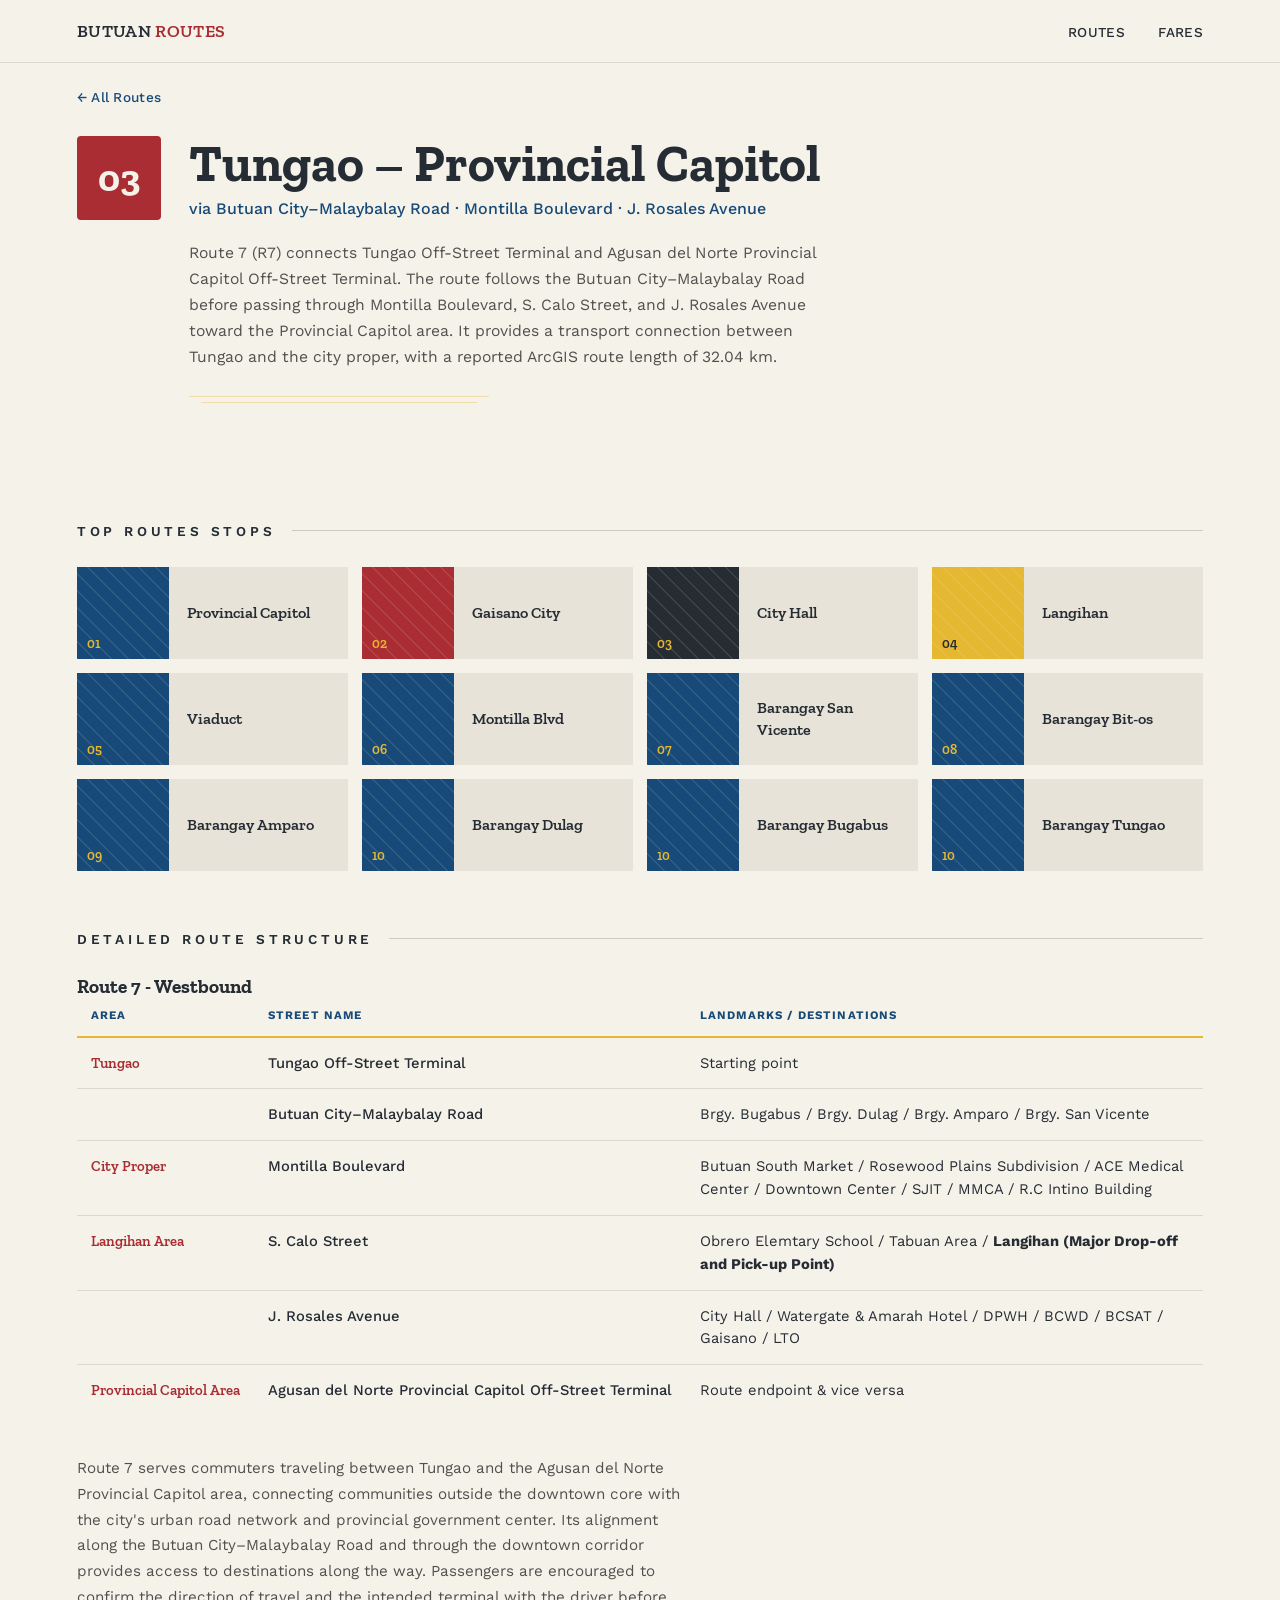
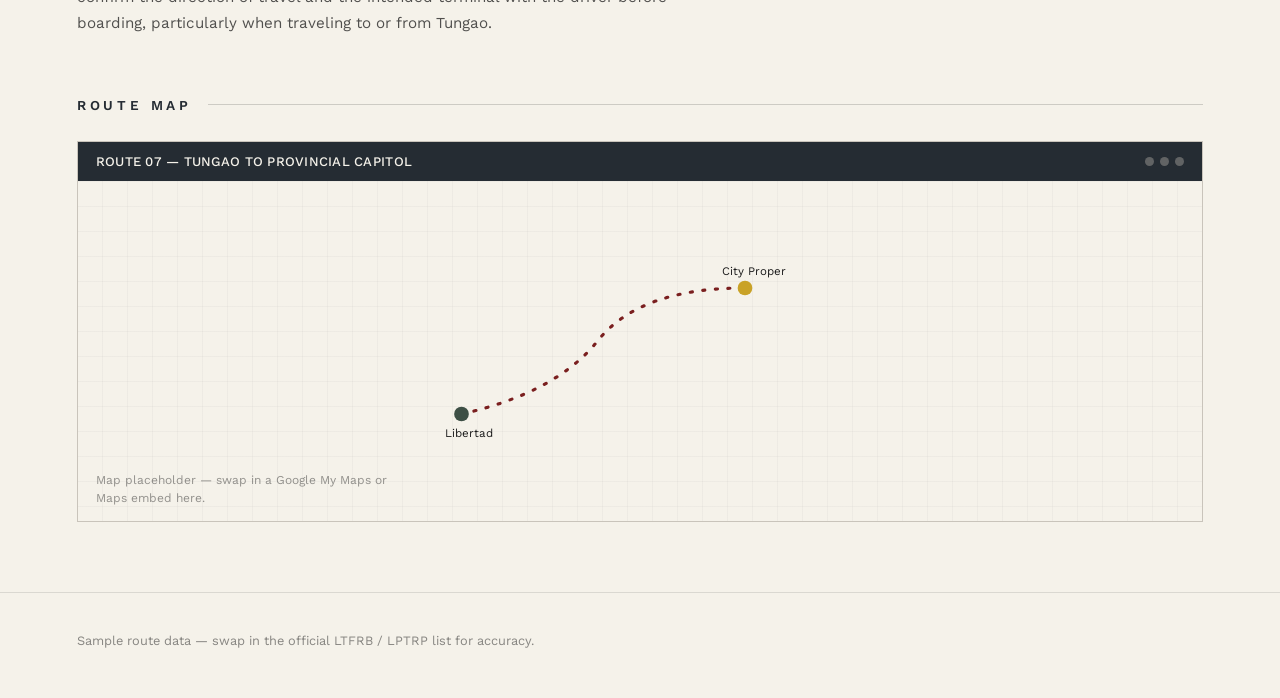
<file: routes/route-07.html>
<!DOCTYPE html>
<html lang="en">
<head>
    <meta charset="UTF-8">
    <meta name="viewport" content="width=device-width, initial-scale=1.0">
    <title>Route 07 — Tungao to Provincial Capitol | Butuan Routes</title>
    <link rel="preconnect" href="https://fonts.googleapis.com">
    <link rel="preconnect" href="https://fonts.gstatic.com" crossorigin>
    <link href="https://fonts.googleapis.com/css2?family=Zilla+Slab:wght@400;500;600;700&family=Work+Sans:wght@400;500;600&display=swap" rel="stylesheet">
    <link rel="stylesheet" href="../assets/routes-style.css">
</head>

<body>
    <header>
        <div class="brand">BUTUAN <span>ROUTES</span></div>
        <nav>
            <a href="../index.html">Routes</a>
            <a href="../index.html#fares">Fares</a>
        </nav>
    </header>
    
    <div class="back-link">
        <a href="../index.html">&larr; All Routes</a>
    </div>

    <section class="route-hero">
        <div class="big-tag">03</div>
        <div>
            <h1>Tungao &ndash; Provincial Capitol</h1>
            <div class="via">via Butuan City–Malaybalay Road · Montilla Boulevard · J. Rosales Avenue</div>
            <p class="desc">Route 7 (R7) connects Tungao Off-Street Terminal and Agusan del Norte Provincial Capitol Off-Street Terminal. 
                The route follows the Butuan City–Malaybalay Road before passing through Montilla Boulevard, S. Calo Street, and J. Rosales 
                Avenue toward the Provincial Capitol area. It provides a transport connection between Tungao and the city proper, with a 
                reported ArcGIS route length of 32.04 km.</p>
            <div class="plank-lines"><span></span><span></span></div>
        </div>
    </section>

    <div class="section-label">
        <h2>Top Routes Stops</h2>
        <div class="rule"></div>
    </div>

        <div class="stops">
            <div class="stop">
                <div class="stop-swatch"><span class="num">01</span></div>
                <div class="stop-info">Provincial Capitol</div>
            </div>
            <div class="stop">
                <div class="stop-swatch"><span class="num">02</span></div>
                <div class="stop-info">Gaisano City</div>
            </div>
            <div class="stop">
                <div class="stop-swatch"><span class="num">03</span></div>
                <div class="stop-info">City Hall</div>
            </div>
            <div class="stop">
                <div class="stop-swatch"><span class="num">04</span></div>
                <div class="stop-info">Langihan</div>
            </div>
            <div class="stop">
                <div class="stop-swatch"><span class="num">05</span></div>
                <div class="stop-info">Viaduct</div>
            </div>
            <div class="stop">
                <div class="stop-swatch"><span class="num">06</span></div>
                <div class="stop-info">Montilla Blvd</div>
            </div>
            <div class="stop">
                <div class="stop-swatch"><span class="num">07</span></div>
                <div class="stop-info">Barangay San Vicente</div>
            </div>
            <div class="stop">
                <div class="stop-swatch"><span class="num">08</span></div>
                <div class="stop-info">Barangay Bit-os</div>
            </div>
            <div class="stop">
                <div class="stop-swatch"><span class="num">09</span></div>
                <div class="stop-info">Barangay Amparo</div>
            </div>
            <div class="stop">
                <div class="stop-swatch"><span class="num">10</span></div>
                <div class="stop-info">Barangay Dulag</div>
            </div>
            <div class="stop">
                <div class="stop-swatch"><span class="num">10</span></div>
                <div class="stop-info">Barangay Bugabus</div>
            </div>
            <div class="stop">
                <div class="stop-swatch"><span class="num">10</span></div>
                <div class="stop-info">Barangay Tungao</div>
            </div>
        </div>

    <div class="section-label">
        <h2>Detailed Route Structure</h2>
        <div class="rule"></div>
    </div>

    <div class="table-wrap">
        
        <h2 class="route-direction">Route 7 - Westbound</h2>

        <table>
            <thead>
                <tr>
                    <th>Area</th>
                    <th>Street Name</th>
                    <th>Landmarks / Destinations</th>
                </tr>
            </thead>
            <tbody>
                <tr>
                    <td>Tungao</td>
                    <td>Tungao Off-Street Terminal</td>
                    <td>Starting point</td>
                </tr>
                <tr>
                    <td></td>
                    <td>Butuan City–Malaybalay Road</td>
                    <td>Brgy. Bugabus / Brgy. Dulag / Brgy. Amparo / Brgy. San Vicente</td>
                </tr>
                <tr>
                    <td>City Proper</td>
                    <td>Montilla Boulevard</td>
                    <td>Butuan South Market / Rosewood Plains Subdivision / ACE Medical Center / Downtown Center / SJIT / MMCA / R.C Intino Building</td>
                </tr>
                <tr>
                    <td>Langihan Area</td>
                    <td>S. Calo Street</td>
                    <td>Obrero Elemtary School / Tabuan Area / <strong>Langihan (Major Drop-off and Pick-up Point)</strong></td>
                </tr>
                <tr>
                    <td></td>
                    <td>J. Rosales Avenue</td>
                    <td>City Hall / Watergate & Amarah Hotel / DPWH / BCWD / BCSAT / Gaisano / LTO</td>
                </tr>
                <tr>
                    <td>Provincial Capitol Area</td>
                    <td>Agusan del Norte Provincial Capitol Off-Street Terminal</td>
                    <td>Route endpoint & vice versa</td>
                </tr>
            </tbody>
        </table>

    </div>

    <div class="narrative">
        <p>
            Route 7 serves commuters traveling between Tungao and the Agusan del Norte Provincial Capitol area, connecting communities outside the downtown core with the city's urban road network and provincial 
            government center. Its alignment along the Butuan City–Malaybalay Road and through the downtown corridor provides access to destinations along the way. Passengers are encouraged to confirm the direction 
            of travel and the intended terminal with the driver before boarding, 
            particularly when traveling to or from Tungao.
        </p>
    </div>

  <div class="section-label">
    <h2>Route Map</h2>
    <div class="rule"></div>
  </div>

  <div class="map-block">
    <div class="map-frame">
      <div class="map-frame-bar">
        <span>ROUTE 07 &mdash; TUNGAO TO PROVINCIAL CAPITOL</span>
        <div class="dot-group"><div class="dot"></div><div class="dot"></div><div class="dot"></div></div>
      </div>
      <div class="map-canvas">
        <svg viewBox="0 0 400 200" xmlns="http://www.w3.org/2000/svg">
          <path d="M 30 160 Q 120 140 160 90 T 300 40" fill="none" stroke="#7A1F1F" stroke-width="3" stroke-dasharray="2 10" stroke-linecap="round"/>
          <circle cx="30" cy="160" r="7" fill="#3D4F45"/>
          <circle cx="300" cy="40" r="7" fill="#C9A227"/>
          <text x="14" y="182" font-family="Work Sans, sans-serif" font-size="11" fill="#1A1A1A">Libertad</text>
          <text x="278" y="28" font-family="Work Sans, sans-serif" font-size="11" fill="#1A1A1A">City Proper</text>
        </svg>
        <div class="map-placeholder-note">Map placeholder &mdash; swap in a Google My Maps or Maps embed here.</div>
      </div>
    </div>
  </div>

  <footer>
    <p>Sample route data &mdash; swap in the official LTFRB / LPTRP list for accuracy.</p>
  </footer>
</body>
</html>
</file>
<file: assets/style.css>
:root {
    --red: #A92D32;
    --gold: #E6B832;
    --black: #252C33;
    --moss: #174A78;
    --cream: #F5F2EA;
    --cream-dim: #E8E3D8;

    --boat-brown: #785039;
    --surface: #FFFFFF;
}

  * { margin: 0; padding: 0; box-sizing: border-box; }

  html { scroll-behavior: smooth; }

  body {
    background: var(--cream);
    color: var(--black);
    font-family: 'Work Sans', sans-serif;
    -webkit-font-smoothing: antialiased;
  }

  h1, h2, h3 {
    font-family: 'Zilla Slab', serif;
  }

  /* ---------- plank line motif ---------- */
  .plank-lines {
    display: flex;
    flex-direction: column;
    gap: 5px;
    width: 100%;
  }
  .plank-lines span {
    display: block;
    height: 1px;
    background: currentColor;
    opacity: 0.35;
  }
  .plank-lines span:nth-child(2) { width: 92%; margin-left: 4%; }
  .plank-lines span:nth-child(3) { width: 78%; margin-left: 11%; }

  /* ---------- header ---------- */
  header {
    padding: 20px 6vw;
    display: flex;
    justify-content: space-between;
    align-items: center;
    border-bottom: 1px solid rgba(26,26,26,0.12);
  }
  .brand {
    font-family: 'Zilla Slab', serif;
    font-weight: 600;
    font-size: 1.1rem;
    letter-spacing: 0.02em;
  }
  .brand span { color: var(--red); }
  nav a {
    color: var(--black);
    text-decoration: none;
    font-size: 0.85rem;
    font-weight: 500;
    margin-left: 28px;
    letter-spacing: 0.03em;
    text-transform: uppercase;
  }
/* ---------- hero ---------- */

.hero {
  --navy: #174A78;
  --gold: #E6B832;
  --cream: #F5F2EA;
  --slant: -5deg; /* Adjust slant angle here */

  position: relative;
  overflow: hidden;
  background: var(--navy);
  color: var(--cream);
  text-align: center;
}

.hero-strip {
  display: flex;
  min-height: 480px;
  position: relative;
  overflow: hidden;
  /* Pull slightly outward so the outermost angled edges bleed out cleanly */
  margin: 0 -30px; 
}

.panel {
  position: relative;
  flex: 1 1 0;
  min-width: 0;
  overflow: hidden;
  transform: skewX(var(--slant));
  border-right: 3px solid var(--gold);
}

.panel:last-child {
  border-right: none;
}

/* Center text panel styling */
.panel-center {
  flex: 1.5 1 0; /* Give the text panel more width than the photo strips */
  background: var(--navy);
  display: flex;
  flex-direction: column;
  align-items: center;
  justify-content: center;
  padding: 44px 32px;
}

/* Counter-skew all content inside panels so images & text stay straight */
.panel img,
.panel .hero-content {
  transform: skewX(calc(var(--slant) * -1));
}

.panel img {
  display: block;
  /* Widen image slightly to account for the counter-skew clipping */
  width: calc(100% + 60px);
  margin-left: -30px;
  height: 100%;
  min-height: 480px;
  object-fit: cover;

  image-rendering: auto;
  transform: skewX(calc(var(--slant) * -1)) translateZ(0);
  backface-visibility: hidden;
}


.hero-content {
  max-width: 520px;
  position: relative;
  z-index: 2;
}

.eyebrow {
  color: var(--gold);
  letter-spacing: 0.28em;
  text-transform: uppercase;
  font-size: 0.8rem;
  font-weight: 700;
  margin-bottom: 20px;
}

.hero h1 {
  color: var(--cream);
  font-size: clamp(2rem, 3.5vw, 3.8rem);
  font-weight: 700;
  line-height: 1.1;
  margin: 0 0 22px;
}

.hero p {
  max-width: 440px;
  margin: 0 auto;
  color: rgba(245, 242, 234, 0.82);
  font-size: 0.95rem;
  line-height: 1.6;
}

  /* subtle woven-pattern accent, drawn not photographed */
  .weave {
    position: absolute;
    inset: 0;
    opacity: 0.06;
    background-image: repeating-linear-gradient(45deg, var(--gold) 0, var(--gold) 1px, transparent 1px, transparent 22px),
                       repeating-linear-gradient(-45deg, var(--gold) 0, var(--gold) 1px, transparent 1px, transparent 22px);
    pointer-events: none;
  }

  /* ---------- section label ---------- */
  .section-label {
    display: flex;
    align-items: center;
    gap: 16px;
    padding: 0 6vw;
    margin: 70px 0 30px;
  }
  .section-label h2 {
    font-size: 0.85rem;
    letter-spacing: 0.28em;
    text-transform: uppercase;
    font-family: 'Work Sans', sans-serif;
    font-weight: 600;
    color: var(--black);
    white-space: nowrap;
  }
  .section-label .rule {
    height: 1px;
    background: rgba(26,26,26,0.18);
    flex: 1;
  }
  .section-label .count {
    font-size: 0.8rem;
    color: var(--moss);
    font-weight: 500;
    white-space: nowrap;
  }

  /* ---------- routes ---------- */
  .routes {
    padding: 0 6vw 30px;
  }
  .route-list {
    border-top: 1px solid rgba(26,26,26,0.15);
  }
  .route {
    display: grid;
    grid-template-columns: 64px 1fr auto;
    gap: 24px;
    align-items: center;
    padding: 26px 8px;
    border-bottom: 1px solid rgba(26,26,26,0.15);
    transition: background 0.15s ease;
    text-decoration: none;
    color: inherit;
  }
  @media (hover: hover) {
  .route:hover { background: rgba(122,31,31,0.04); }
  .route:hover .route-name { color: var(--red); }
  }
  .route-tag {
    background: var(--red);
    color: var(--cream);
    font-family: 'Zilla Slab', serif;
    font-weight: 600;
    font-size: 0.95rem;
    width: 44px;
    height: 44px;
    display: flex;
    align-items: center;
    justify-content: center;
    border-radius: 2px;
  }
  .route-name {
    font-family: 'Zilla Slab', serif;
    font-size: 1.15rem;
    font-weight: 600;
    line-height: 1.35;
  }
  .route-name .via {
    font-family: 'Work Sans', sans-serif;
    font-weight: 400;
    font-size: 0.9rem;
    color: var(--moss);
    display: block;
    margin-top: 4px;
  }
  .route-meta {
    text-align: right;
    font-size: 0.8rem;
    color: rgba(26,26,26,0.55);
    line-height: 1.5;
    white-space: nowrap;
  }
  .route-meta strong {
    color: var(--gold);
    display: block;
    font-size: 0.7rem;
    letter-spacing: 0.08em;
    text-transform: uppercase;
    margin-bottom: 2px;
  }

  @media (max-width: 640px) {
    header {
    padding: 14px 5vw;
    flex-wrap: wrap;
    gap: 8px 16px;
  }
  nav {
    display: flex;
    flex-wrap: wrap;
    gap: 4px 16px;
  }
  nav a {
    margin-left: 0;
    padding: 10px 0;          /* ~44px tap target */
    font-size: 0.8rem;
  }

  .hero { padding: 56px 5vw 48px; }
  .hero p { font-size: 0.95rem; margin-bottom: 28px; }
  .eyebrow { letter-spacing: 0.25em; font-size: 0.72rem; }

  .section-label {
    margin: 48px 0 20px;
    gap: 12px;
    padding: 0 5vw;
  }
  .section-label h2 {
    white-space: normal;
    letter-spacing: 0.18em;
  }

  .routes { padding: 0 5vw 20px; }
  .route {
    grid-template-columns: 44px 1fr;
    gap: 6px 14px;
    padding: 20px 0;
  }
  .route-name { font-size: 1.05rem; }
  .route-meta {
    grid-column: 2;
    text-align: left;
    white-space: normal;
    font-size: 0.85rem;
  }
  .route-meta strong { font-size: 0.75rem; }

  .note-strip {
    flex-direction: column;
    gap: 22px;
    padding: 24px 5vw;
  }
  .note-strip .item { max-width: none; }

  footer { 
    padding: 32px 5vw 40px; text-align: center; 
  }
}


  /* ---------- fare note strip ---------- */
  .note-strip {
    background: var(--moss);
    color: var(--cream);
    padding: 26px 6vw;
    margin-top: 40px;
    display: flex;
    gap: 40px;
    flex-wrap: wrap;
  }
  .note-strip .item { max-width: 260px; }
  .note-strip .item strong {
    display: block;
    color: var(--gold);
    font-size: 0.75rem;
    letter-spacing: 0.1em;
    text-transform: uppercase;
    margin-bottom: 6px;
  }
  .note-strip .item p {
    font-size: 0.88rem;
    line-height: 1.5;
    color: rgba(237,230,214,0.85);
  }

  /* ---------- footer ---------- */
  footer {
    padding: 10px;
    display: flex;
    justify-content: space-between;
    align-items: center;
    flex-wrap: wrap;
    gap: 12px;
    border-top: 1px solid rgba(26,26,26,0.12);
  }
  footer p {
    font-size: 0.8rem;
    color: rgba(26,26,26,0.5);
  }

  :focus-visible {
    outline: 2px solid var(--red);
    outline-offset: 2px;
  }

  @media (prefers-reduced-motion: reduce) {
    html { scroll-behavior: auto; }
  }

  .footer-credits {
    font-size: 0.75rem;
    color: rgba(0, 0, 0, 0.75);
    line-height: 1.5;
    border-top: 1px solid rgba(230, 184, 50, 0.2);
    padding-top: 1rem;
  }

  .credits-list {
    list-style: none;
    padding: 0;
    margin: 0.5rem 0 0;
  }

  .credits-list a {
    color: var(--gold);
    text-decoration: underline;
  }
</file>
<file: assets/routes-style.css>
:root {
    --red: #A92D32;
    --gold: #E6B832;
    --black: #252C33;
    --moss: #174A78;
    --cream: #F5F2EA;
    --cream-dim: #E8E3D8;

    --boat-brown: #785039;
    --surface: #FFFFFF;
}

  * { margin: 0; padding: 0; box-sizing: border-box; }
  html { scroll-behavior: smooth; }
  body {
    background: var(--cream);
    color: var(--black);
    font-family: 'Work Sans', sans-serif;
    -webkit-font-smoothing: antialiased;
  }
  h1, h2, h3 { font-family: 'Zilla Slab', serif; }

  .plank-lines { display: flex; flex-direction: column; gap: 5px; width: 100%; }
  .plank-lines span { display: block; height: 1px; background: currentColor; opacity: 0.35; }
  .plank-lines span:nth-child(2) { width: 92%; margin-left: 4%; }
  .plank-lines span:nth-child(3) { width: 78%; margin-left: 11%; }

  /* ---------- header ---------- */
  header {
    padding: 20px 6vw;
    display: flex;
    justify-content: space-between;
    align-items: center;
    border-bottom: 1px solid rgba(26,26,26,0.12);
  }
  .brand { font-family: 'Zilla Slab', serif; font-weight: 600; font-size: 1.1rem; letter-spacing: 0.02em; }
  .brand span { color: var(--red); }
  nav a {
    color: var(--black);
    text-decoration: none;
    font-size: 0.85rem;
    font-weight: 500;
    margin-left: 28px;
    letter-spacing: 0.03em;
    text-transform: uppercase;
  }

  /* ---------- back link ---------- */
  .back-link {
    padding: 24px 6vw 0;
  }
  .back-link a {
    color: var(--moss);
    text-decoration: none;
    font-size: 0.85rem;
    font-weight: 500;
    letter-spacing: 0.02em;
    display: inline-flex;
    align-items: center;
    gap: 8px;
  }
  .back-link a:hover { color: var(--red); }

  /* ---------- route hero ---------- */
  .route-direction:not(:first-child) {
    margin-top: 20px;
  }
  .route-direction {
    margin: 0 0 8px;
    font-family: 'Zilla Slab', serif;
    font-size: 1.2rem;
    font-weight: 700;
    line-height: 1.3;
}
  .route-hero {
    padding: 30px 6vw 60px;
    display: grid;
    grid-template-columns: auto 1fr;
    gap: 28px;
    align-items: start;
  }
  .big-tag {
    background: var(--red);
    color: var(--cream);
    font-family: 'Zilla Slab', serif;
    font-weight: 700;
    font-size: 2.4rem;
    width: 84px;
    height: 84px;
    flex-shrink: 0;
    display: flex;
    align-items: center;
    justify-content: center;
    border-radius: 4px;
  }
  .route-hero h1 {
    font-size: clamp(1.9rem, 4.5vw, 3.2rem);
    font-weight: 700;
    line-height: 1.08;
    margin-bottom: 8px;
  }
  .route-hero .via {
    font-size: 1rem;
    color: var(--moss);
    font-weight: 500;
    margin-bottom: 22px;
  }
  .route-hero .desc {
    max-width: 640px;
    font-size: 0.98rem;
    line-height: 1.65;
    color: rgba(26,26,26,0.75);
  }
  .route-hero .plank-lines {
    max-width: 300px;
    margin-top: 26px;
    color: var(--gold);
  }

  @media (max-width: 640px) {
    .route-hero { grid-template-columns: 1fr; }
  }

  /* ---------- section label ---------- */
  .section-label {
    display: flex;
    align-items: center;
    gap: 16px;
    padding: 0 6vw;
    margin: 60px 0 28px;
  }
  .section-label h2 {
    font-size: 0.85rem;
    letter-spacing: 0.28em;
    text-transform: uppercase;
    font-family: 'Work Sans', sans-serif;
    font-weight: 600;
    white-space: nowrap;
  }
  .section-label .rule { height: 1px; background: rgba(26,26,26,0.18); flex: 1; }

  /* ---------- stops grid (placeholder tiles, no stock photos) ---------- */
  .stops {
    padding: 0 6vw;
    display: grid;
    grid-template-columns: repeat(auto-fit, minmax(230px, 1fr));
    gap: 14px;
  }
  .stop {
    background: var(--cream-dim);
    display: flex;
    align-items: stretch;
    min-height: 92px;
  }
  .stop-swatch {
    width: 92px;
    flex-shrink: 0;
    position: relative;
    background: var(--moss);
    overflow: hidden;
  }
  .stop-swatch::before {
    content: '';
    position: absolute;
    inset: 0;
    background-image: repeating-linear-gradient(45deg, rgba(237,230,214,0.12) 0, rgba(237,230,214,0.12) 1px, transparent 1px, transparent 12px);
  }
  .stop-swatch .num {
    position: absolute;
    bottom: 8px;
    left: 10px;
    color: var(--gold);
    font-family: 'Zilla Slab', serif;
    font-weight: 600;
    font-size: 0.85rem;
  }
  .stop:nth-child(2) .stop-swatch { background: var(--red); }
  .stop:nth-child(3) .stop-swatch { background: var(--black); }
  .stop:nth-child(4) .stop-swatch { background: var(--gold); }
  .stop:nth-child(4) .stop-swatch .num { color: var(--black); }
  .stop:nth-child(5) .stop-swatch { background: var(--moss); }
  .stop-info {
    padding: 14px 18px;
    display: flex;
    align-items: center;
    font-family: 'Zilla Slab', serif;
    font-weight: 600;
    font-size: 1rem;
    line-height: 1.35;
  }

  /* ---------- detailed structure table ---------- */
  .table-wrap { padding: 0 6vw; overflow-x: auto; }
  table {
    width: 100%;
    border-collapse: collapse;
    font-size: 0.92rem;
    min-width: 560px;
  }
  thead th {
    text-align: left;
    font-family: 'Work Sans', sans-serif;
    font-size: 0.72rem;
    letter-spacing: 0.1em;
    text-transform: uppercase;
    color: var(--moss);
    padding: 0 14px 14px;
    border-bottom: 2px solid var(--gold);
  }
  tbody td {
    padding: 14px;
    border-bottom: 1px solid rgba(26,26,26,0.12);
    vertical-align: top;
    line-height: 1.55;
  }
  tbody td:first-child {
    font-family: 'Zilla Slab', serif;
    font-weight: 600;
    color: var(--red);
    white-space: nowrap;
  }
  tbody td:nth-child(2) { font-weight: 500; white-space: nowrap; }
  tbody tr:last-child td { border-bottom: none; }

  /* ---------- narrative note ---------- */
  .narrative {
    padding: 40px 6vw 0;
    max-width: 760px;
  }
  .narrative p {
    font-size: 0.95rem;
    line-height: 1.7;
    color: rgba(26,26,26,0.75);
    margin-bottom: 16px;
  }
  .narrative p:last-child { margin-bottom: 0; }
  
  .route-warning {
      padding: 20px 24px;
      background: var(--cream-dim);
      border: 4px solid var(--gold);
      margin-bottom: 20px;
  }

  .route-warning h3 {
      font-size: 1.1rem;
      color: var(--red);
      margin-bottom: 10px;
  }

  .route-warning p {
      font-size: 0.95rem;
      line-height: 1.7;
      color: rgba(26, 26, 26, 0.8);
      margin-bottom: 10px;
  }

  .route-warning p:last-child {
      margin-bottom: 0;
  }



  /* ---------- map placeholder ---------- */
  .map-block { padding: 0 6vw 10px; }
  .map-frame {
    border: 1px solid rgba(26,26,26,0.15);
    background: var(--cream-dim);
  }
  .map-frame-bar {
    display: flex;
    align-items: center;
    justify-content: space-between;
    padding: 12px 18px;
    background: var(--black);
    color: var(--cream);
  }
  .map-frame-bar span {
    font-size: 0.82rem;
    font-weight: 500;
    letter-spacing: 0.02em;
  }
  .map-frame-bar .dot-group { display: flex; gap: 6px; }
  .map-frame-bar .dot { width: 9px; height: 9px; border-radius: 50%; background: rgba(237,230,214,0.3); }
  .map-canvas {
    position: relative;
    height: 340px;
    background:
      linear-gradient(0deg, transparent 24px, rgba(26,26,26,0.06) 25px) 0 0 / 100% 25px,
      linear-gradient(90deg, transparent 24px, rgba(26,26,26,0.06) 25px) 0 0 / 25px 100%,
      var(--cream);
    display: flex;
    align-items: center;
    justify-content: center;
    overflow: hidden;
  }
  .map-canvas svg { width: 70%; max-width: 420px; }
  .map-placeholder-note {
    position: absolute;
    bottom: 14px;
    left: 18px;
    font-size: 0.75rem;
    color: rgba(26,26,26,0.45);
    max-width: 320px;
    line-height: 1.5;
  }

  /* ---------- footer ---------- */
  footer {
    padding: 40px 6vw 50px;
    margin-top: 60px;
    display: flex;
    justify-content: space-between;
    align-items: center;
    flex-wrap: wrap;
    gap: 12px;
    border-top: 1px solid rgba(26,26,26,0.12);
  }
  footer p { font-size: 0.8rem; color: rgba(26,26,26,0.5); }

  :focus-visible { outline: 2px solid var(--red); outline-offset: 2px; }
  @media (prefers-reduced-motion: reduce) { html { scroll-behavior: auto; } }
</file>
